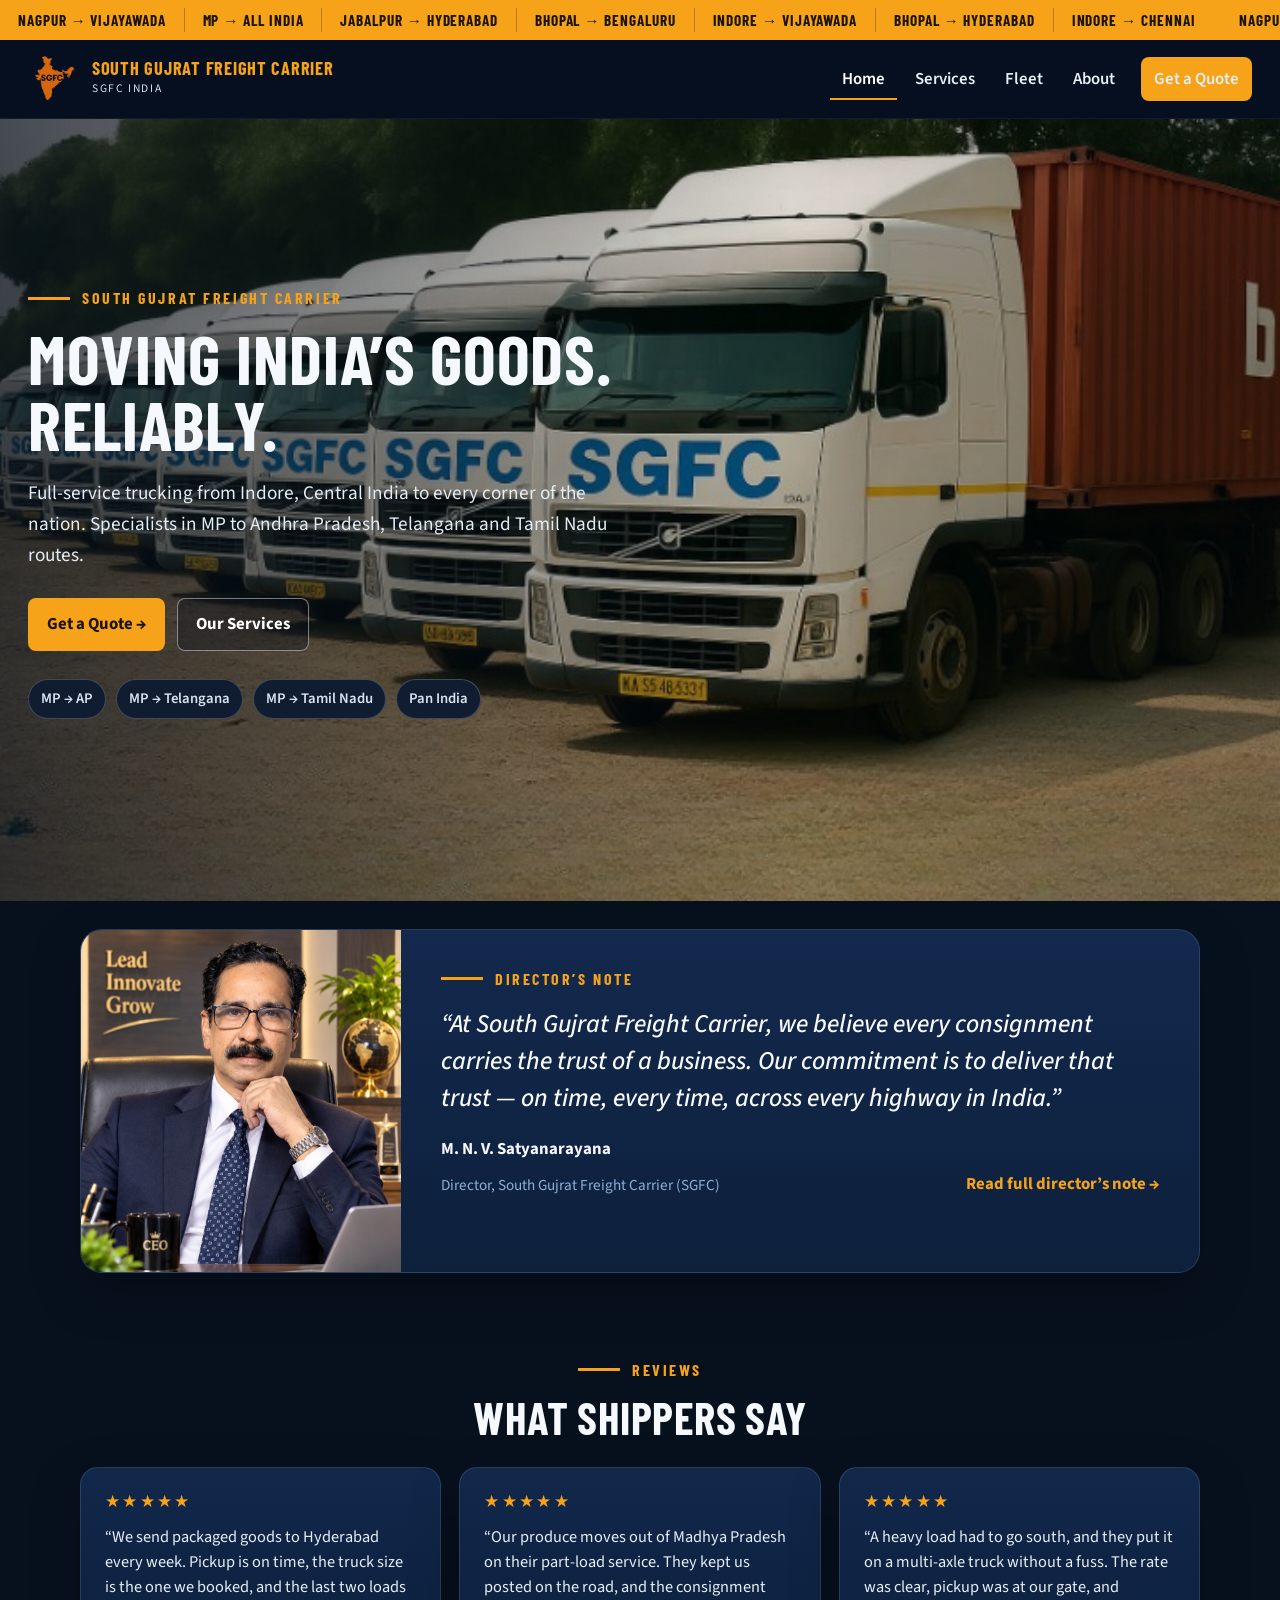
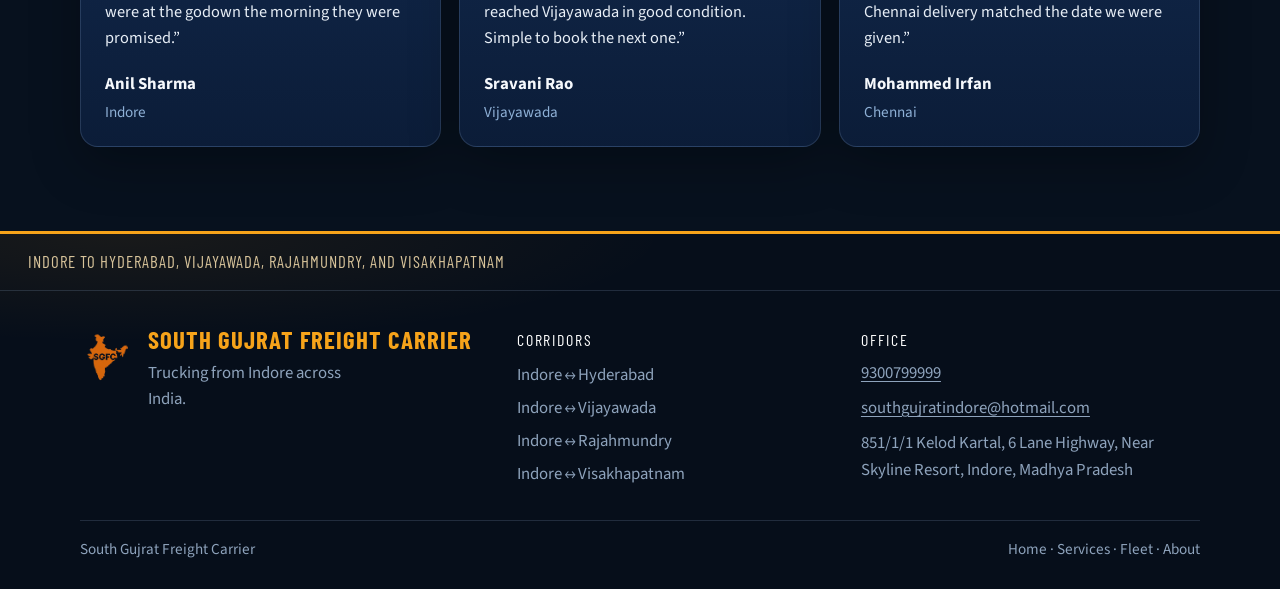
<file: index.html>
<!DOCTYPE html>
<html lang="en">
<head>
  <meta charset="UTF-8">
  <script>document.documentElement.classList.add("js");</script>
  <meta name="viewport" content="width=device-width, initial-scale=1">
  <title>South Gujrat Freight Carrier | Trucking from Indore</title>
  <meta name="description" content="Full-service trucking from Indore, Madhya Pradesh, to all of India, with regular lanes to Andhra Pradesh, Telangana, and Tamil Nadu. SGFC India.">
  <link rel="icon" href="assets/logo.png" type="image/png">
  <link rel="preconnect" href="https://fonts.googleapis.com">
  <link rel="preconnect" href="https://fonts.gstatic.com" crossorigin>
  <link href="https://fonts.googleapis.com/css2?family=Barlow+Condensed:wght@600;700;800&family=Source+Sans+3:ital,wght@0,400;0,500;0,600;0,700;1,500&display=swap" rel="stylesheet">
  <link rel="stylesheet" href="css/styles.css">
</head>
<body>
  <a class="skip" href="#main">Skip to content</a>
  <div class="topbar">
    <div class="ticker">
      <div class="ticker-track">
        <div class="ticker-group">
          <span>Nagpur → Vijayawada</span>
          <span>MP → All India</span>
          <span>Jabalpur → Hyderabad</span>
          <span>Bhopal → Bengaluru</span>
          <span>Indore → Vijayawada</span>
          <span>Bhopal → Hyderabad</span>
          <span>Indore → Chennai</span>
        </div>
        <div class="ticker-group" aria-hidden="true">
          <span>Nagpur → Vijayawada</span>
          <span>MP → All India</span>
          <span>Jabalpur → Hyderabad</span>
          <span>Bhopal → Bengaluru</span>
          <span>Indore → Vijayawada</span>
          <span>Bhopal → Hyderabad</span>
          <span>Indore → Chennai</span>
        </div>
      </div>
    </div>
    <header class="site-header wrap">
      <a class="brand" href="index.html">
        <img class="brand-mark" src="assets/logo.png" alt="">
        <span>
          <span class="brand-name">South Gujrat Freight Carrier</span>
          <span class="brand-sub">SGFC India</span>
        </span>
      </a>
      <button class="nav-toggle" type="button" aria-expanded="false" aria-controls="site-nav">Menu</button>
      <nav class="site-nav" id="site-nav">
        <a href="index.html" class="is-current" aria-current="page">Home</a>
        <a href="services.html">Services</a>
        <a href="fleet.html">Fleet</a>
        <a href="about.html">About</a>
        <a class="btn btn-orange" href="quote.html#quote">Get a Quote</a>
      </nav>
    </header>
  </div>

  <main id="main">
    <section class="hero">
      <div class="hero-bg"></div>
      <div class="hero-art">
        <img src="assets/trucks.png" alt="A line of SGFC trucks">
      </div>
      <div class="wrap hero-copy">
        <p class="eyebrow"><i></i> South Gujrat Freight Carrier</p>
        <h1>Moving India’s goods.<br>Reliably.</h1>
        <p class="lede">Full-service trucking from Indore, Central India to every corner of the nation. Specialists in MP to Andhra Pradesh, Telangana and Tamil Nadu routes.</p>
        <div class="hero-actions">
          <a class="btn btn-orange" href="quote.html#quote">Get a Quote →</a>
          <a class="btn btn-ghost" href="services.html">Our Services</a>
        </div>
        <div class="chips">
          <span class="chip">MP → AP</span>
          <span class="chip">MP → Telangana</span>
          <span class="chip">MP → Tamil Nadu</span>
          <span class="chip">Pan India</span>
        </div>
      </div>
    </section>

    <section class="section">
      <div class="wrap">
        <article class="director-card">
          <img src="assets/director.jpg" alt="M. N. V. Satyanarayana, Director of South Gujrat Freight Carrier">
          <div class="director-copy">
            <p class="eyebrow"><i></i> Director’s note</p>
            <blockquote class="director-quote">“At South Gujrat Freight Carrier, we believe every consignment carries the trust of a business. Our commitment is to deliver that trust — on time, every time, across every highway in India.”</blockquote>
            <div class="director-foot">
              <div>
                <p class="director-name">M. N. V. Satyanarayana</p>
                <p class="director-role">Director, South Gujrat Freight Carrier (SGFC)</p>
              </div>
              <a class="text-link" href="about.html#directors-note">Read full director’s note →</a>
            </div>
          </div>
        </article>
      </div>
    </section>

    <section class="section testimonials" aria-labelledby="reviews-title">
      <div class="wrap">
        <div class="testimonial-head">
          <p class="eyebrow"><i></i> Reviews</p>
          <h2 class="section-title" id="reviews-title">What shippers say</h2>
        </div>
        <div class="testimonial-grid">
          <article class="testimonial">
            <p class="stars" aria-label="5 out of 5 stars"><span aria-hidden="true">★★★★★</span></p>
            <blockquote>“We send packaged goods to Hyderabad every week. Pickup is on time, the truck size is the one we booked, and the last two loads were at the godown the morning they were promised.”</blockquote>
            <p class="testimonial-name">Anil Sharma</p>
            <p class="testimonial-place">Indore</p>
          </article>
          <article class="testimonial">
            <p class="stars" aria-label="5 out of 5 stars"><span aria-hidden="true">★★★★★</span></p>
            <blockquote>“Our produce moves out of Madhya Pradesh on their part-load service. They kept us posted on the road, and the consignment reached Vijayawada in good condition. Simple to book the next one.”</blockquote>
            <p class="testimonial-name">Sravani Rao</p>
            <p class="testimonial-place">Vijayawada</p>
          </article>
          <article class="testimonial">
            <p class="stars" aria-label="5 out of 5 stars"><span aria-hidden="true">★★★★★</span></p>
            <blockquote>“A heavy load had to go south, and they put it on a multi-axle truck without a fuss. The rate was clear, pickup was at our gate, and Chennai delivery matched the date we were given.”</blockquote>
            <p class="testimonial-name">Mohammed Irfan</p>
            <p class="testimonial-place">Chennai</p>
          </article>
        </div>
      </div>
    </section>
  </main>

  <footer class="site-footer">
    <p class="footer-lanes">Indore to Hyderabad, Vijayawada, Rajahmundry, and Visakhapatnam</p>
    <div class="wrap footer-main">
      <div class="footer-brand">
        <img src="assets/logo.png" alt="">
        <div>
          <p class="footer-name">South Gujrat Freight Carrier</p>
          <p class="footer-tagline">Trucking from Indore across India.</p>
        </div>
      </div>
      <div>
        <p class="footer-label">Corridors</p>
        <ul class="footer-routes">
          <li>Indore ↔ Hyderabad</li>
          <li>Indore ↔ Vijayawada</li>
          <li>Indore ↔ Rajahmundry</li>
          <li>Indore ↔ Visakhapatnam</li>
        </ul>
      </div>
      <div class="footer-office">
        <p class="footer-label">Office</p>
        <p><a href="tel:9300799999">9300799999</a></p>
        <p><a href="mailto:southgujratindore@hotmail.com">southgujratindore@hotmail.com</a></p>
        <p>851/1/1 Kelod Kartal, 6 Lane Highway, Near Skyline Resort, Indore, Madhya Pradesh</p>
      </div>
    </div>
    <div class="wrap footer-base">
      <p>South Gujrat Freight Carrier</p>
      <p class="footer-index"><a href="index.html">Home</a> · <a href="services.html">Services</a> · <a href="fleet.html">Fleet</a> · <a href="about.html">About</a></p>
    </div>
  </footer>
  <script src="js/main.js"></script>
</body>
</html>
</file>
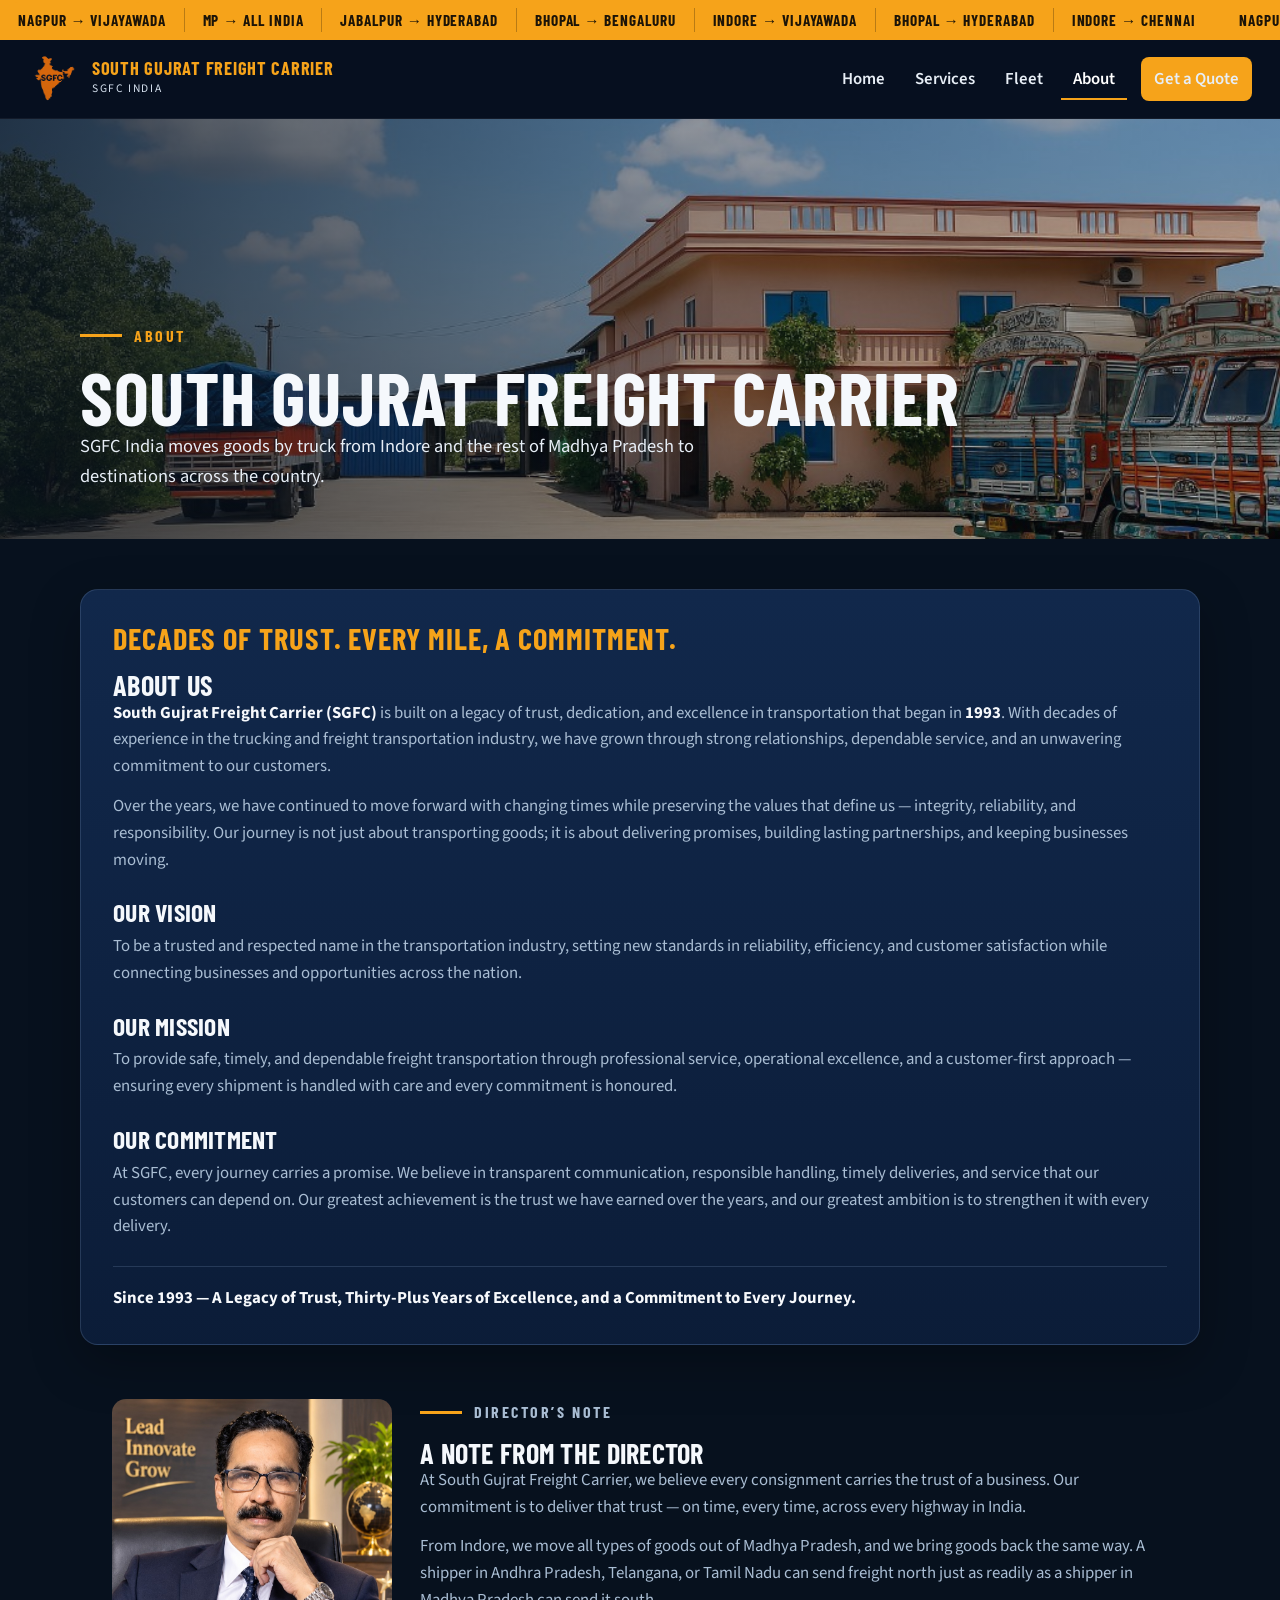
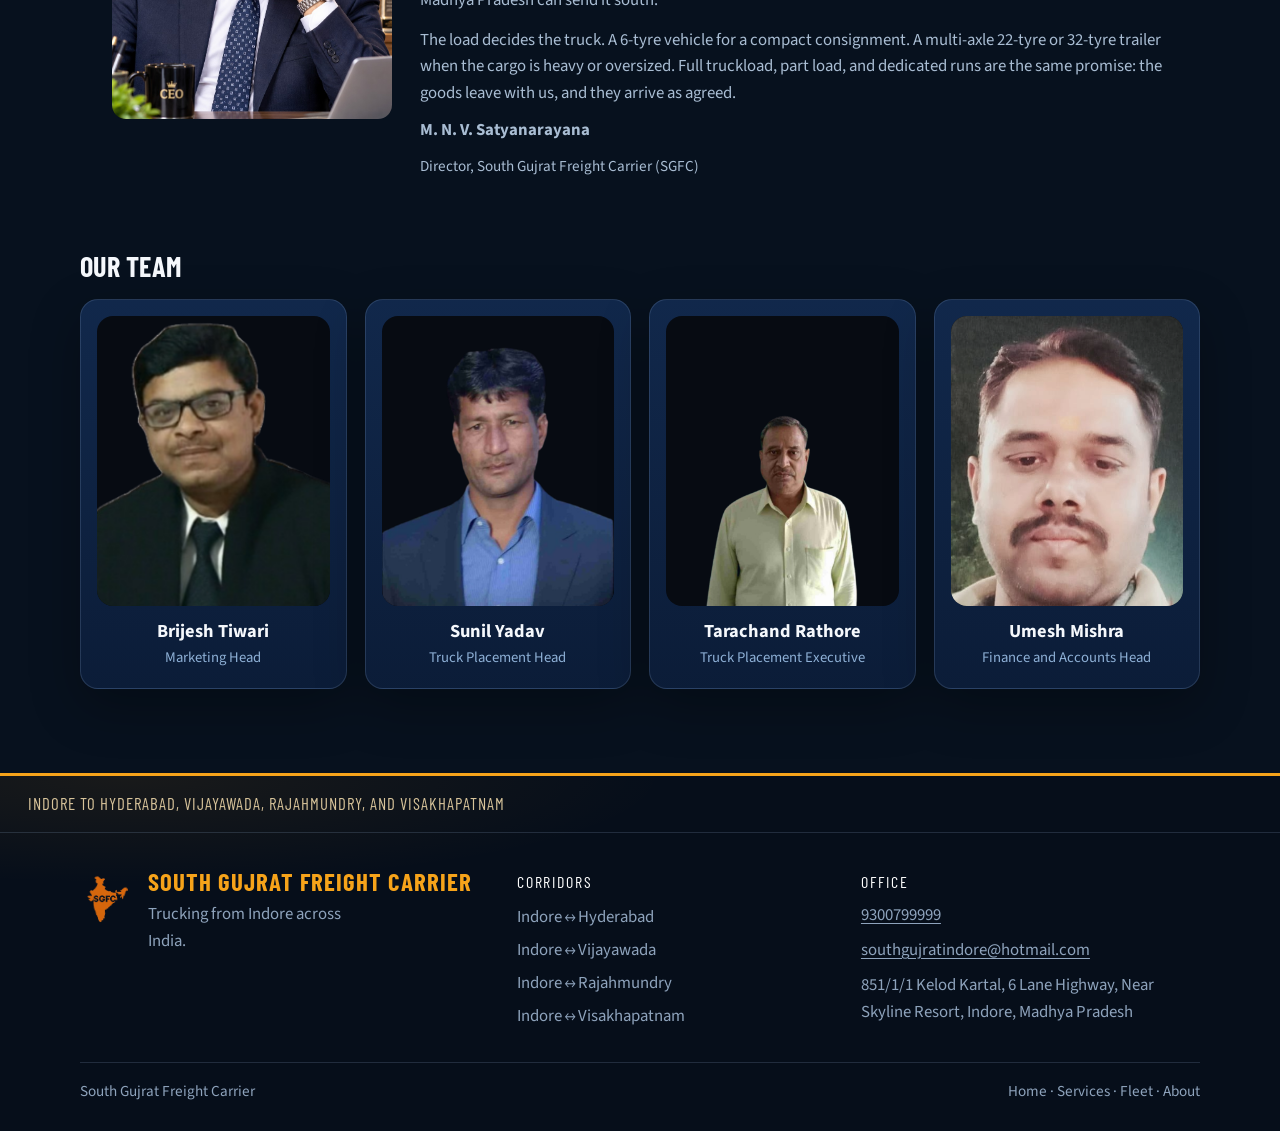
<file: about.html>
<!DOCTYPE html>
<html lang="en">
<head>
  <meta charset="UTF-8">
  <script>document.documentElement.classList.add("js");</script>
  <meta name="viewport" content="width=device-width, initial-scale=1">
  <title>About | South Gujrat Freight Carrier</title>
  <meta name="description" content="South Gujrat Freight Carrier, trusted in trucking since 1993. Our vision, mission, and the SGFC India team in Indore.">
  <link rel="icon" href="assets/logo.png" type="image/png">
  <link rel="preconnect" href="https://fonts.googleapis.com">
  <link rel="preconnect" href="https://fonts.gstatic.com" crossorigin>
  <link href="https://fonts.googleapis.com/css2?family=Barlow+Condensed:wght@600;700;800&family=Source+Sans+3:ital,wght@0,400;0,500;0,600;0,700;1,500&display=swap" rel="stylesheet">
  <link rel="stylesheet" href="css/styles.css">
</head>
<body>
  <a class="skip" href="#main">Skip to content</a>
  <div class="topbar">
    <div class="ticker">
      <div class="ticker-track">
        <div class="ticker-group">
          <span>Nagpur → Vijayawada</span>
          <span>MP → All India</span>
          <span>Jabalpur → Hyderabad</span>
          <span>Bhopal → Bengaluru</span>
          <span>Indore → Vijayawada</span>
          <span>Bhopal → Hyderabad</span>
          <span>Indore → Chennai</span>
        </div>
        <div class="ticker-group" aria-hidden="true">
          <span>Nagpur → Vijayawada</span>
          <span>MP → All India</span>
          <span>Jabalpur → Hyderabad</span>
          <span>Bhopal → Bengaluru</span>
          <span>Indore → Vijayawada</span>
          <span>Bhopal → Hyderabad</span>
          <span>Indore → Chennai</span>
        </div>
      </div>
    </div>
    <header class="site-header wrap">
      <a class="brand" href="index.html">
        <img class="brand-mark" src="assets/logo.png" alt="">
        <span>
          <span class="brand-name">South Gujrat Freight Carrier</span>
          <span class="brand-sub">SGFC India</span>
        </span>
      </a>
      <button class="nav-toggle" type="button" aria-expanded="false" aria-controls="site-nav">Menu</button>
      <nav class="site-nav" id="site-nav">
        <a href="index.html">Home</a>
        <a href="services.html">Services</a>
        <a href="fleet.html">Fleet</a>
        <a href="about.html" class="is-current" aria-current="page">About</a>
        <a class="btn btn-orange" href="quote.html#quote">Get a Quote</a>
      </nav>
    </header>
  </div>

  <main id="main">
    <header class="page-banner banner-about">
      <div class="wrap">
        <p class="eyebrow"><i></i> About</p>
        <h1>South Gujrat Freight Carrier</h1>
        <p class="lede">SGFC India moves goods by truck from Indore and the rest of Madhya Pradesh to destinations across the country.</p>
      </div>
    </header>

    <section class="section">
      <div class="wrap">
        <article class="story-card">
          <p class="about-tagline">Decades of Trust. Every Mile, A Commitment.</p>
          <h2 class="block-title">About us</h2>
          <p><strong>South Gujrat Freight Carrier (SGFC)</strong> is built on a legacy of trust, dedication, and excellence in transportation that began in <strong>1993</strong>. With decades of experience in the trucking and freight transportation industry, we have grown through strong relationships, dependable service, and an unwavering commitment to our customers.</p>
          <p>Over the years, we have continued to move forward with changing times while preserving the values that define us — integrity, reliability, and responsibility. Our journey is not just about transporting goods; it is about delivering promises, building lasting partnerships, and keeping businesses moving.</p>
          <h3 class="about-subhead">Our vision</h3>
          <p>To be a trusted and respected name in the transportation industry, setting new standards in reliability, efficiency, and customer satisfaction while connecting businesses and opportunities across the nation.</p>
          <h3 class="about-subhead">Our mission</h3>
          <p>To provide safe, timely, and dependable freight transportation through professional service, operational excellence, and a customer-first approach — ensuring every shipment is handled with care and every commitment is honoured.</p>
          <h3 class="about-subhead">Our commitment</h3>
          <p>At SGFC, every journey carries a promise. We believe in transparent communication, responsible handling, timely deliveries, and service that our customers can depend on. Our greatest achievement is the trust we have earned over the years, and our greatest ambition is to strengthen it with every delivery.</p>
          <p class="about-legacy"><strong>Since 1993 — A Legacy of Trust, Thirty-Plus Years of Excellence, and a Commitment to Every Journey.</strong></p>
        </article>

        <article class="note" id="directors-note">
          <div class="note-layout">
            <img src="assets/director.jpg" alt="M. N. V. Satyanarayana, Director of South Gujrat Freight Carrier">
            <div>
              <p class="eyebrow"><i></i> Director’s note</p>
              <h2 class="block-title">A note from the director</h2>
              <p>At South Gujrat Freight Carrier, we believe every consignment carries the trust of a business. Our commitment is to deliver that trust — on time, every time, across every highway in India.</p>
              <p>From Indore, we move all types of goods out of Madhya Pradesh, and we bring goods back the same way. A shipper in Andhra Pradesh, Telangana, or Tamil Nadu can send freight north just as readily as a shipper in Madhya Pradesh can send it south.</p>
              <p>The load decides the truck. A 6-tyre vehicle for a compact consignment. A multi-axle 22-tyre or 32-tyre trailer when the cargo is heavy or oversized. Full truckload, part load, and dedicated runs are the same promise: the goods leave with us, and they arrive as agreed.</p>
              <p class="director-name">M. N. V. Satyanarayana</p>
              <p class="director-role">Director, South Gujrat Freight Carrier (SGFC)</p>
            </div>
          </div>
        </article>

        <h2 class="block-title team-title">Our team</h2>
        <div class="team-grid">
          <article class="person">
            <div class="portrait">
              <img src="assets/brijesh-tiwari.png" alt="Brijesh Tiwari">
            </div>
            <h3>Brijesh Tiwari</h3>
            <p class="person-role">Marketing Head</p>
          </article>
          <article class="person">
            <div class="portrait">
              <img src="assets/sunil-yadav.png" alt="Sunil Yadav">
            </div>
            <h3>Sunil Yadav</h3>
            <p class="person-role">Truck Placement Head</p>
          </article>
          <article class="person">
            <div class="portrait">
              <img src="assets/tarachand-rathore.png" alt="Tarachand Rathore">
            </div>
            <h3>Tarachand Rathore</h3>
            <p class="person-role">Truck Placement Executive</p>
          </article>
          <article class="person">
            <div class="portrait portrait-photo">
              <img src="assets/umesh-mishra.png" alt="Umesh Mishra">
            </div>
            <h3>Umesh Mishra</h3>
            <p class="person-role">Finance and Accounts Head</p>
          </article>
        </div>
      </div>
    </section>
  </main>

  <footer class="site-footer">
    <p class="footer-lanes">Indore to Hyderabad, Vijayawada, Rajahmundry, and Visakhapatnam</p>
    <div class="wrap footer-main">
      <div class="footer-brand">
        <img src="assets/logo.png" alt="">
        <div>
          <p class="footer-name">South Gujrat Freight Carrier</p>
          <p class="footer-tagline">Trucking from Indore across India.</p>
        </div>
      </div>
      <div>
        <p class="footer-label">Corridors</p>
        <ul class="footer-routes">
          <li>Indore ↔ Hyderabad</li>
          <li>Indore ↔ Vijayawada</li>
          <li>Indore ↔ Rajahmundry</li>
          <li>Indore ↔ Visakhapatnam</li>
        </ul>
      </div>
      <div class="footer-office">
        <p class="footer-label">Office</p>
        <p><a href="tel:9300799999">9300799999</a></p>
        <p><a href="mailto:southgujratindore@hotmail.com">southgujratindore@hotmail.com</a></p>
        <p>851/1/1 Kelod Kartal, 6 Lane Highway, Near Skyline Resort, Indore, Madhya Pradesh</p>
      </div>
    </div>
    <div class="wrap footer-base">
      <p>South Gujrat Freight Carrier</p>
      <p class="footer-index"><a href="index.html">Home</a> · <a href="services.html">Services</a> · <a href="fleet.html">Fleet</a> · <a href="about.html">About</a></p>
    </div>
  </footer>
  <script src="js/main.js"></script>
</body>
</html>
</file>
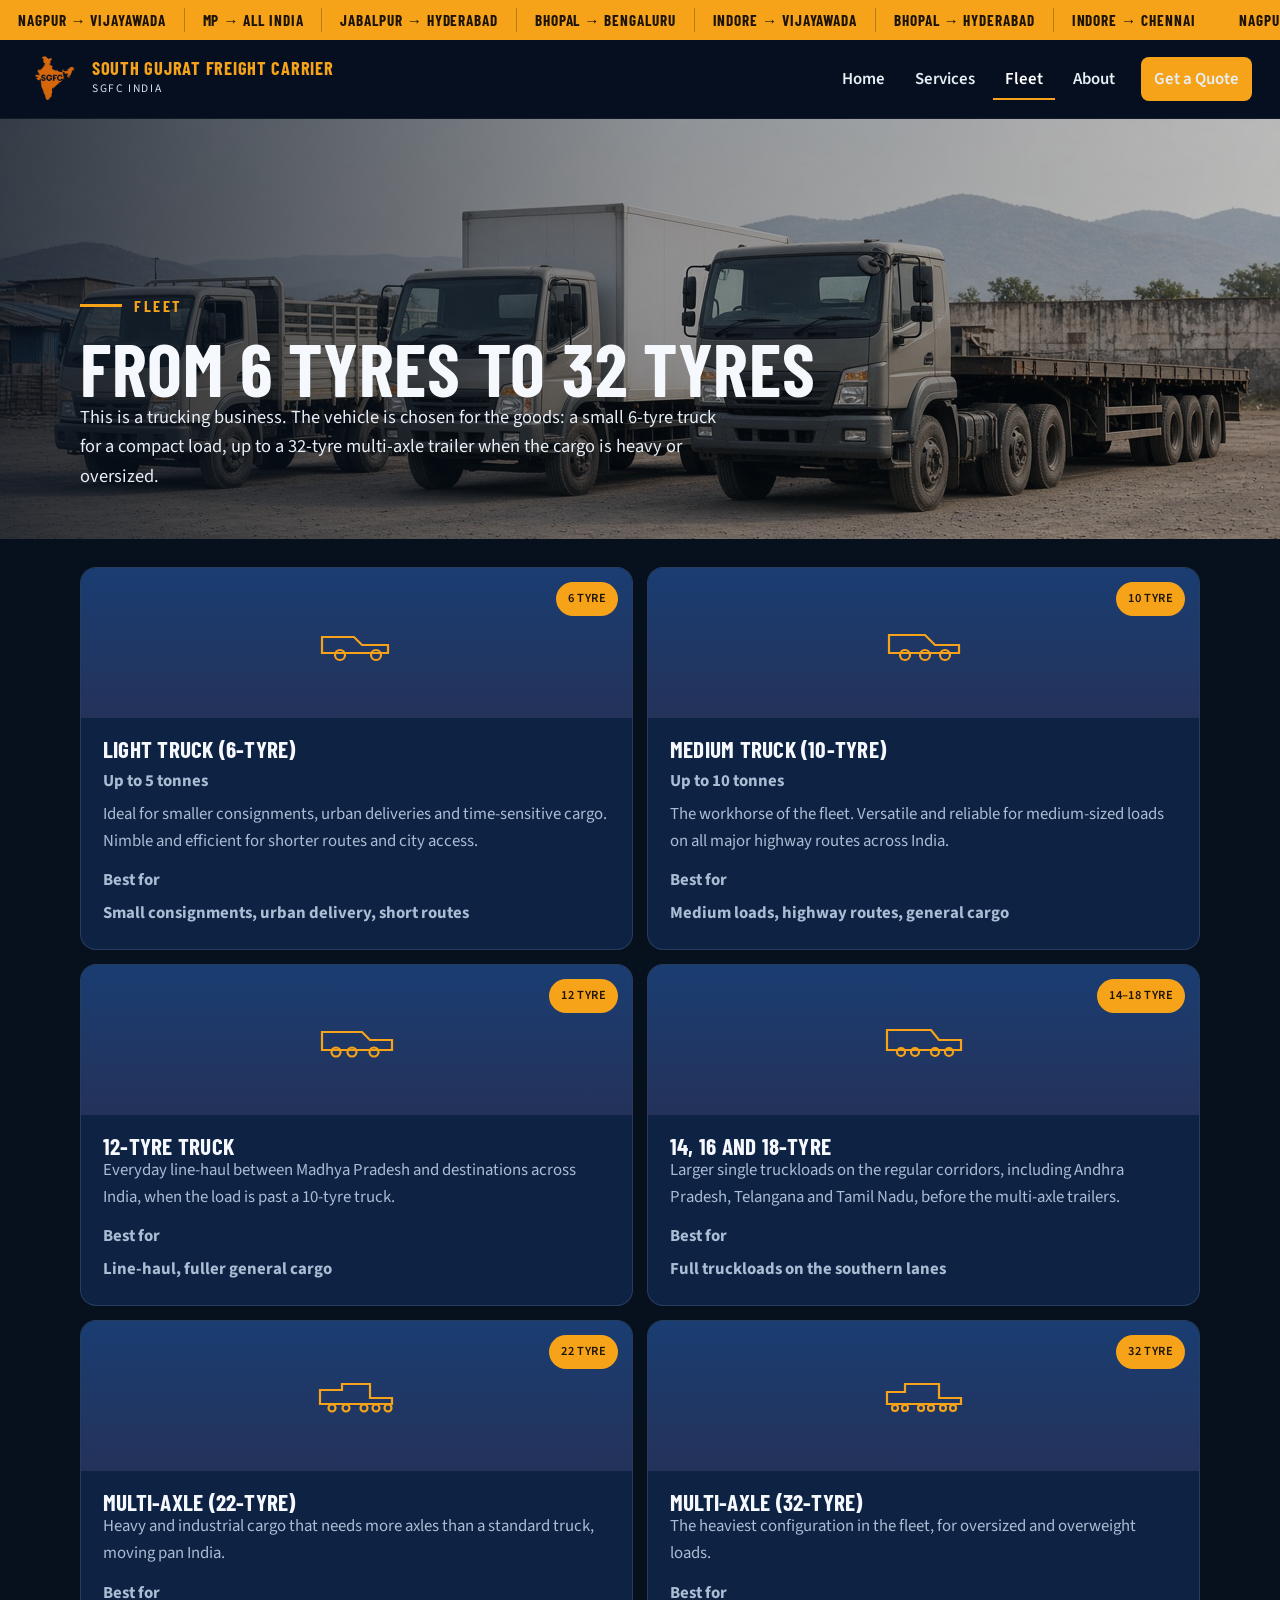
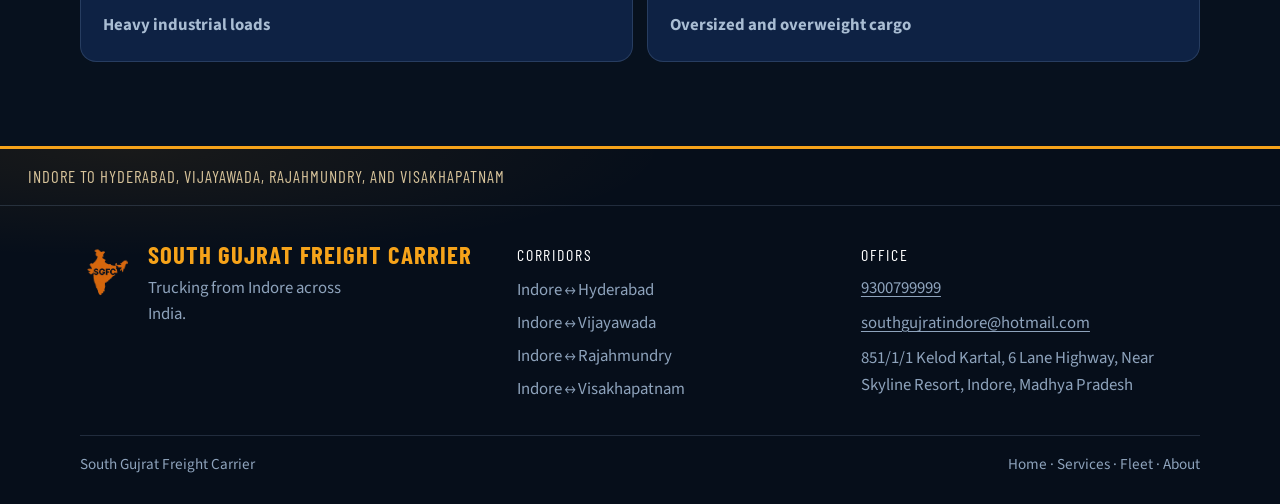
<file: fleet.html>
<!DOCTYPE html>
<html lang="en">
<head>
  <meta charset="UTF-8">
  <script>document.documentElement.classList.add("js");</script>
  <meta name="viewport" content="width=device-width, initial-scale=1">
  <title>Fleet | South Gujrat Freight Carrier</title>
  <meta name="description" content="Trucks from 6-tyre vehicles to 32-tyre multi-axle trailers for goods moving out of Madhya Pradesh.">
  <link rel="icon" href="assets/logo.png" type="image/png">
  <link rel="preconnect" href="https://fonts.googleapis.com">
  <link rel="preconnect" href="https://fonts.gstatic.com" crossorigin>
  <link href="https://fonts.googleapis.com/css2?family=Barlow+Condensed:wght@600;700;800&family=Source+Sans+3:ital,wght@0,400;0,500;0,600;0,700;1,500&display=swap" rel="stylesheet">
  <link rel="stylesheet" href="css/styles.css">
</head>
<body>
  <a class="skip" href="#main">Skip to content</a>
  <div class="topbar">
    <div class="ticker">
      <div class="ticker-track">
        <div class="ticker-group">
          <span>Nagpur → Vijayawada</span>
          <span>MP → All India</span>
          <span>Jabalpur → Hyderabad</span>
          <span>Bhopal → Bengaluru</span>
          <span>Indore → Vijayawada</span>
          <span>Bhopal → Hyderabad</span>
          <span>Indore → Chennai</span>
        </div>
        <div class="ticker-group" aria-hidden="true">
          <span>Nagpur → Vijayawada</span>
          <span>MP → All India</span>
          <span>Jabalpur → Hyderabad</span>
          <span>Bhopal → Bengaluru</span>
          <span>Indore → Vijayawada</span>
          <span>Bhopal → Hyderabad</span>
          <span>Indore → Chennai</span>
        </div>
      </div>
    </div>
    <header class="site-header wrap">
      <a class="brand" href="index.html">
        <img class="brand-mark" src="assets/logo.png" alt="">
        <span>
          <span class="brand-name">South Gujrat Freight Carrier</span>
          <span class="brand-sub">SGFC India</span>
        </span>
      </a>
      <button class="nav-toggle" type="button" aria-expanded="false" aria-controls="site-nav">Menu</button>
      <nav class="site-nav" id="site-nav">
        <a href="index.html">Home</a>
        <a href="services.html">Services</a>
        <a href="fleet.html" class="is-current" aria-current="page">Fleet</a>
        <a href="about.html">About</a>
        <a class="btn btn-orange" href="quote.html#quote">Get a Quote</a>
      </nav>
    </header>
  </div>

  <main id="main">
    <header class="page-banner banner-fleet">
      <div class="wrap">
        <p class="eyebrow"><i></i> Fleet</p>
        <h1>From 6 tyres to 32 tyres</h1>
        <p class="lede">This is a trucking business. The vehicle is chosen for the goods: a small 6-tyre truck for a compact load, up to a 32-tyre multi-axle trailer when the cargo is heavy or oversized.</p>
      </div>
    </header>
    <section class="section">
      <div class="wrap spec-grid">
        <article class="spec-card">
          <div class="spec-visual"><span class="pill">6 Tyre</span><svg width="78" height="48" viewBox="0 0 78 48" fill="none" stroke="currentColor" stroke-width="2.2" aria-hidden="true"><path d="M4 34 V18 h32 l8 8 h26 v8 H4z"/><circle cx="22" cy="36" r="5"/><circle cx="58" cy="36" r="5"/></svg></div>
          <div class="spec-body">
            <h2>Light truck (6-tyre)</h2>
            <p class="spec-cap">Up to 5 tonnes</p>
            <p>Ideal for smaller consignments, urban deliveries and time-sensitive cargo. Nimble and efficient for shorter routes and city access.</p>
            <p class="spec-label">Best for</p>
            <p class="spec-best">Small consignments, urban delivery, short routes</p>
          </div>
        </article>
        <article class="spec-card">
          <div class="spec-visual"><span class="pill">10 Tyre</span><svg width="78" height="48" viewBox="0 0 78 48" fill="none" stroke="currentColor" stroke-width="2.2" aria-hidden="true"><path d="M4 34 V16 h36 l10 10 h24 v8 H4z"/><circle cx="20" cy="36" r="5"/><circle cx="40" cy="36" r="5"/><circle cx="60" cy="36" r="5"/></svg></div>
          <div class="spec-body">
            <h2>Medium truck (10-tyre)</h2>
            <p class="spec-cap">Up to 10 tonnes</p>
            <p>The workhorse of the fleet. Versatile and reliable for medium-sized loads on all major highway routes across India.</p>
            <p class="spec-label">Best for</p>
            <p class="spec-best">Medium loads, highway routes, general cargo</p>
          </div>
        </article>
        <article class="spec-card">
          <div class="spec-visual"><span class="pill">12 Tyre</span><svg width="78" height="48" viewBox="0 0 78 48" fill="none" stroke="currentColor" stroke-width="2.2" aria-hidden="true"><path d="M4 34 V16 h40 l8 8 h22 v10 H4z"/><circle cx="18" cy="36" r="4.5"/><circle cx="34" cy="36" r="4.5"/><circle cx="56" cy="36" r="4.5"/></svg></div>
          <div class="spec-body">
            <h2>12-tyre truck</h2>
            <p>Everyday line-haul between Madhya Pradesh and destinations across India, when the load is past a 10-tyre truck.</p>
            <p class="spec-label">Best for</p>
            <p class="spec-best">Line-haul, fuller general cargo</p>
          </div>
        </article>
        <article class="spec-card">
          <div class="spec-visual"><span class="pill">14–18 Tyre</span><svg width="78" height="48" viewBox="0 0 78 48" fill="none" stroke="currentColor" stroke-width="2.2" aria-hidden="true"><path d="M2 34 V14 h44 l8 10 h22 v10 H2z"/><circle cx="16" cy="36" r="4"/><circle cx="30" cy="36" r="4"/><circle cx="50" cy="36" r="4"/><circle cx="64" cy="36" r="4"/></svg></div>
          <div class="spec-body">
            <h2>14, 16 and 18-tyre</h2>
            <p>Larger single truckloads on the regular corridors, including Andhra Pradesh, Telangana and Tamil Nadu, before the multi-axle trailers.</p>
            <p class="spec-label">Best for</p>
            <p class="spec-best">Full truckloads on the southern lanes</p>
          </div>
        </article>
        <article class="spec-card">
          <div class="spec-visual"><span class="pill">22 Tyre</span><svg width="78" height="48" viewBox="0 0 78 48" fill="none" stroke="currentColor" stroke-width="2.2" aria-hidden="true"><path d="M2 32 V18 h22 v-6 h28 v14 h22 v6 H2z"/><circle cx="14" cy="36" r="3.5"/><circle cx="28" cy="36" r="3.5"/><circle cx="46" cy="36" r="3.5"/><circle cx="58" cy="36" r="3.5"/><circle cx="70" cy="36" r="3.5"/></svg></div>
          <div class="spec-body">
            <h2>Multi-axle (22-tyre)</h2>
            <p>Heavy and industrial cargo that needs more axles than a standard truck, moving pan India.</p>
            <p class="spec-label">Best for</p>
            <p class="spec-best">Heavy industrial loads</p>
          </div>
        </article>
        <article class="spec-card">
          <div class="spec-visual"><span class="pill">32 Tyre</span><svg width="78" height="48" viewBox="0 0 78 48" fill="none" stroke="currentColor" stroke-width="2.2" aria-hidden="true"><path d="M2 32 V20 h18 V12 h34 v14 h22 v6 H2z"/><circle cx="10" cy="36" r="3"/><circle cx="20" cy="36" r="3"/><circle cx="36" cy="36" r="3"/><circle cx="46" cy="36" r="3"/><circle cx="58" cy="36" r="3"/><circle cx="68" cy="36" r="3"/></svg></div>
          <div class="spec-body">
            <h2>Multi-axle (32-tyre)</h2>
            <p>The heaviest configuration in the fleet, for oversized and overweight loads.</p>
            <p class="spec-label">Best for</p>
            <p class="spec-best">Oversized and overweight cargo</p>
          </div>
        </article>
      </div>
    </section>
  </main>

  <footer class="site-footer">
    <p class="footer-lanes">Indore to Hyderabad, Vijayawada, Rajahmundry, and Visakhapatnam</p>
    <div class="wrap footer-main">
      <div class="footer-brand">
        <img src="assets/logo.png" alt="">
        <div>
          <p class="footer-name">South Gujrat Freight Carrier</p>
          <p class="footer-tagline">Trucking from Indore across India.</p>
        </div>
      </div>
      <div>
        <p class="footer-label">Corridors</p>
        <ul class="footer-routes">
          <li>Indore ↔ Hyderabad</li>
          <li>Indore ↔ Vijayawada</li>
          <li>Indore ↔ Rajahmundry</li>
          <li>Indore ↔ Visakhapatnam</li>
        </ul>
      </div>
      <div class="footer-office">
        <p class="footer-label">Office</p>
        <p><a href="tel:9300799999">9300799999</a></p>
        <p><a href="mailto:southgujratindore@hotmail.com">southgujratindore@hotmail.com</a></p>
        <p>851/1/1 Kelod Kartal, 6 Lane Highway, Near Skyline Resort, Indore, Madhya Pradesh</p>
      </div>
    </div>
    <div class="wrap footer-base">
      <p>South Gujrat Freight Carrier</p>
      <p class="footer-index"><a href="index.html">Home</a> · <a href="services.html">Services</a> · <a href="fleet.html">Fleet</a> · <a href="about.html">About</a></p>
    </div>
  </footer>
  <script src="js/main.js"></script>
</body>
</html>
</file>
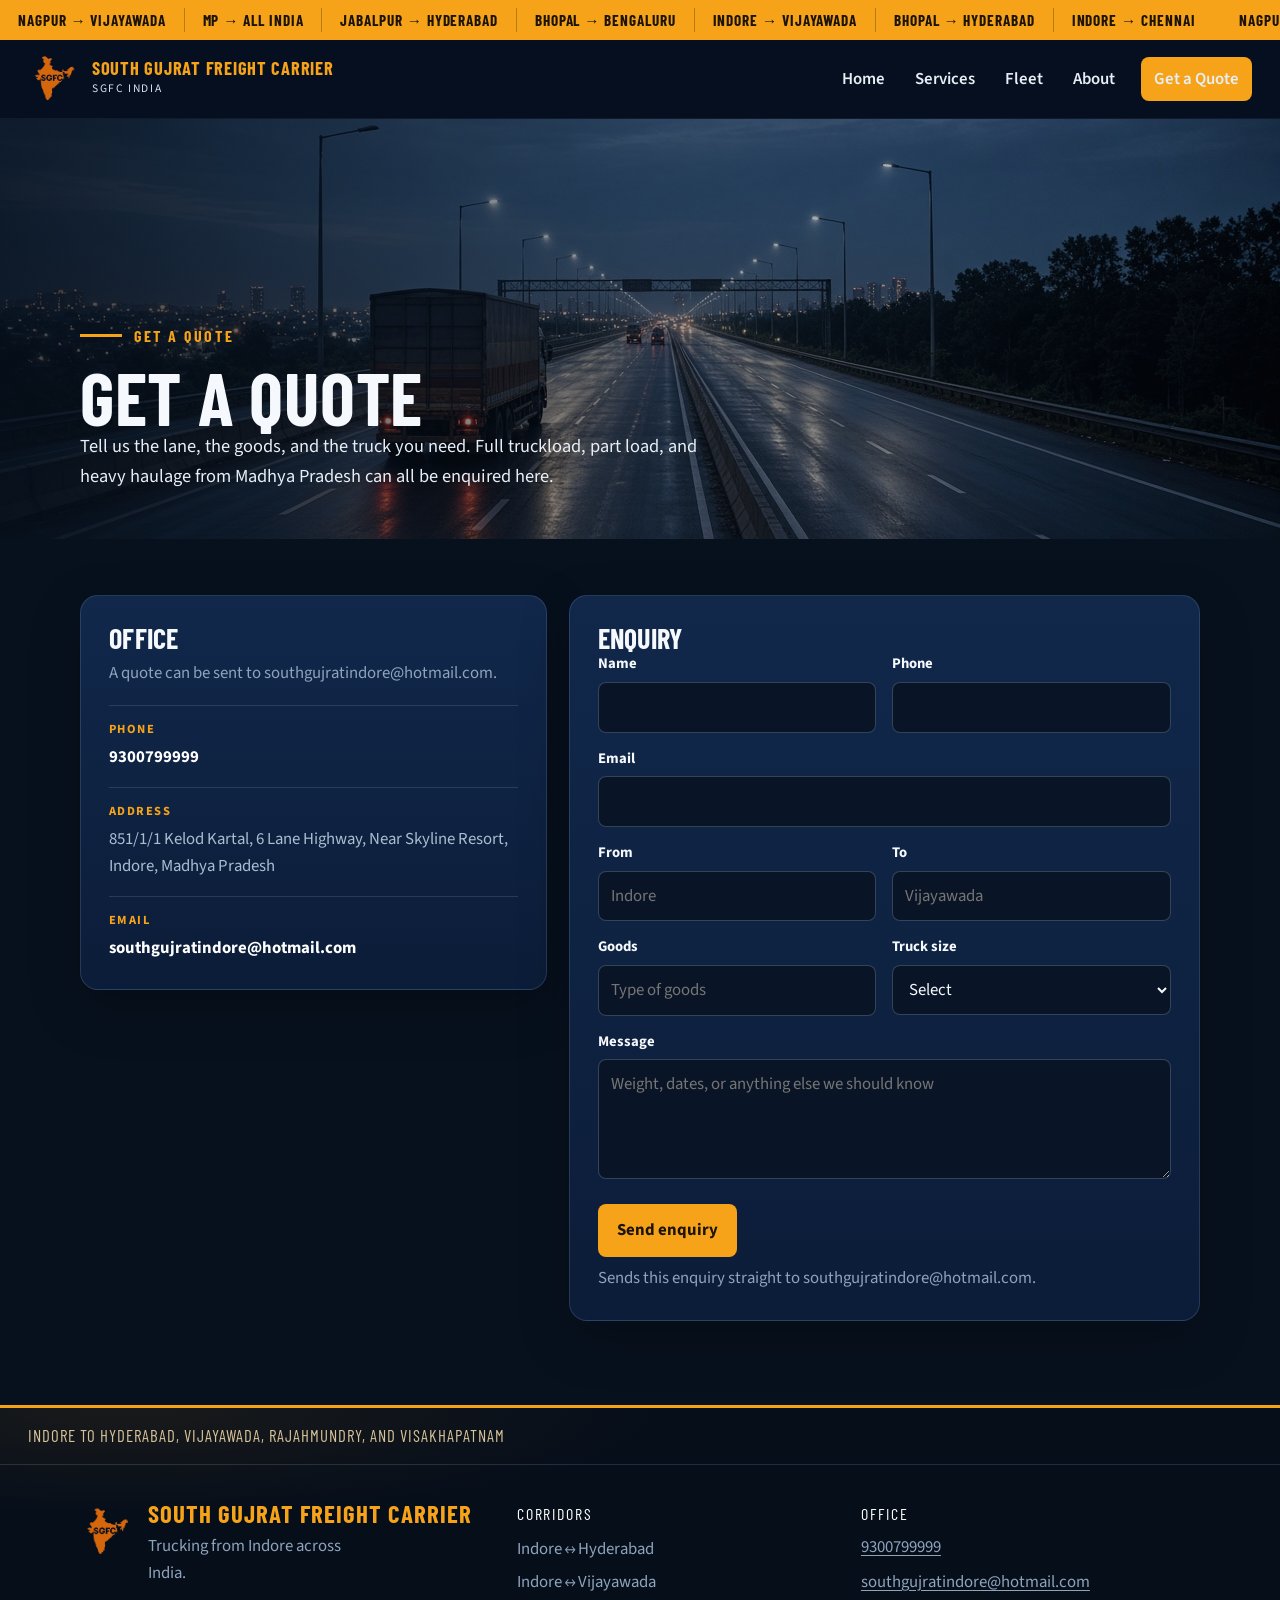
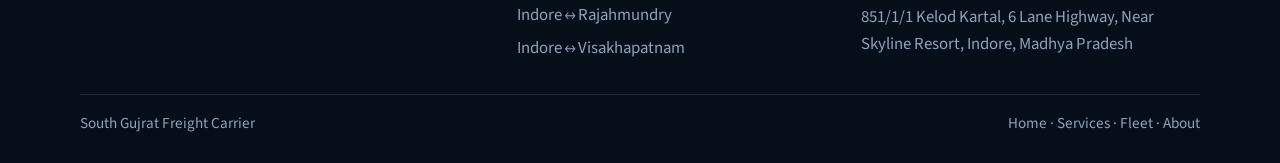
<file: quote.html>
<!DOCTYPE html>
<html lang="en">
<head>
  <meta charset="UTF-8">
  <script>document.documentElement.classList.add("js");</script>
  <meta name="viewport" content="width=device-width, initial-scale=1">
  <title>Get a Quote | South Gujrat Freight Carrier</title>
  <meta name="description" content="Send a transport quote to South Gujrat Freight Carrier at southgujratindore@hotmail.com.">
  <link rel="icon" href="assets/logo.png" type="image/png">
  <link rel="preconnect" href="https://fonts.googleapis.com">
  <link rel="preconnect" href="https://fonts.gstatic.com" crossorigin>
  <link href="https://fonts.googleapis.com/css2?family=Barlow+Condensed:wght@600;700;800&family=Source+Sans+3:ital,wght@0,400;0,500;0,600;0,700;1,500&display=swap" rel="stylesheet">
  <link rel="stylesheet" href="css/styles.css">
</head>
<body>
  <a class="skip" href="#main">Skip to content</a>
  <div class="topbar">
    <div class="ticker">
      <div class="ticker-track">
        <div class="ticker-group">
          <span>Nagpur → Vijayawada</span>
          <span>MP → All India</span>
          <span>Jabalpur → Hyderabad</span>
          <span>Bhopal → Bengaluru</span>
          <span>Indore → Vijayawada</span>
          <span>Bhopal → Hyderabad</span>
          <span>Indore → Chennai</span>
        </div>
        <div class="ticker-group" aria-hidden="true">
          <span>Nagpur → Vijayawada</span>
          <span>MP → All India</span>
          <span>Jabalpur → Hyderabad</span>
          <span>Bhopal → Bengaluru</span>
          <span>Indore → Vijayawada</span>
          <span>Bhopal → Hyderabad</span>
          <span>Indore → Chennai</span>
        </div>
      </div>
    </div>
    <header class="site-header wrap">
      <a class="brand" href="index.html">
        <img class="brand-mark" src="assets/logo.png" alt="">
        <span>
          <span class="brand-name">South Gujrat Freight Carrier</span>
          <span class="brand-sub">SGFC India</span>
        </span>
      </a>
      <button class="nav-toggle" type="button" aria-expanded="false" aria-controls="site-nav">Menu</button>
      <nav class="site-nav" id="site-nav">
        <a href="index.html">Home</a>
        <a href="services.html">Services</a>
        <a href="fleet.html">Fleet</a>
        <a href="about.html">About</a>
        <a class="btn btn-orange" href="quote.html#quote">Get a Quote</a>
      </nav>
    </header>
  </div>

  <main id="main">
    <header class="page-banner banner-contact">
      <div class="wrap">
        <p class="eyebrow"><i></i> Get a quote</p>
        <h1>Get a quote</h1>
        <p class="lede">Tell us the lane, the goods, and the truck you need. Full truckload, part load, and heavy haulage from Madhya Pradesh can all be enquired here.</p>
      </div>
    </header>
    <section class="section">
      <div class="wrap contact-layout">
        <aside class="office-card">
          <h2 class="block-title">Office</h2>
          <p class="blank-note">A quote can be sent to southgujratindore@hotmail.com.</p>
          <dl class="office-list">
            <div>
              <dt>Phone</dt>
              <dd><a href="tel:9300799999">9300799999</a></dd>
            </div>
            <div>
              <dt>Address</dt>
              <dd>851/1/1 Kelod Kartal, 6 Lane Highway, Near Skyline Resort, Indore, Madhya Pradesh</dd>
            </div>
            <div>
              <dt>Email</dt>
              <dd><a href="mailto:southgujratindore@hotmail.com">southgujratindore@hotmail.com</a></dd>
            </div>
          </dl>
        </aside>
        <form class="form-card" id="quote">
          <h2 class="block-title">Enquiry</h2>
          <div class="fields">
            <div>
              <label for="name">Name</label>
              <input id="name" name="name" type="text" required autocomplete="name">
            </div>
            <div>
              <label for="phone">Phone</label>
              <input id="phone" name="phone" type="tel" required autocomplete="tel">
            </div>
            <div class="field-wide">
              <label for="email">Email</label>
              <input id="email" name="email" type="email" required autocomplete="email">
            </div>
            <div>
              <label for="from">From</label>
              <input id="from" name="from" type="text" required placeholder="Indore">
            </div>
            <div>
              <label for="to">To</label>
              <input id="to" name="to" type="text" required placeholder="Vijayawada">
            </div>
            <div>
              <label for="goods">Goods</label>
              <input id="goods" name="goods" type="text" required placeholder="Type of goods">
            </div>
            <div>
              <label for="truck">Truck size</label>
              <select id="truck" name="truck" required>
                <option value="">Select</option>
                <option>6 tyre</option>
                <option>10 tyre</option>
                <option>12 tyre</option>
                <option>14 tyre</option>
                <option>16 tyre</option>
                <option>18 tyre</option>
                <option>22 tyre</option>
                <option>32 tyre</option>
                <option>Not sure</option>
              </select>
            </div>
            <div class="field-wide">
              <label for="message">Message</label>
              <textarea id="message" name="message" placeholder="Weight, dates, or anything else we should know"></textarea>
            </div>
          </div>
          <input class="honey" type="text" name="_honey" tabindex="-1" autocomplete="off" aria-hidden="true">
          <div class="form-actions">
            <button class="btn btn-orange" type="submit">Send enquiry</button>
            <p class="blank-note">Sends this enquiry straight to southgujratindore@hotmail.com.</p>
          </div>
          <div class="form-result" id="form-result" hidden></div>
        </form>
      </div>
    </section>
  </main>

  <footer class="site-footer">
    <p class="footer-lanes">Indore to Hyderabad, Vijayawada, Rajahmundry, and Visakhapatnam</p>
    <div class="wrap footer-main">
      <div class="footer-brand">
        <img src="assets/logo.png" alt="">
        <div>
          <p class="footer-name">South Gujrat Freight Carrier</p>
          <p class="footer-tagline">Trucking from Indore across India.</p>
        </div>
      </div>
      <div>
        <p class="footer-label">Corridors</p>
        <ul class="footer-routes">
          <li>Indore ↔ Hyderabad</li>
          <li>Indore ↔ Vijayawada</li>
          <li>Indore ↔ Rajahmundry</li>
          <li>Indore ↔ Visakhapatnam</li>
        </ul>
      </div>
      <div class="footer-office">
        <p class="footer-label">Office</p>
        <p><a href="tel:9300799999">9300799999</a></p>
        <p><a href="mailto:southgujratindore@hotmail.com">southgujratindore@hotmail.com</a></p>
        <p>851/1/1 Kelod Kartal, 6 Lane Highway, Near Skyline Resort, Indore, Madhya Pradesh</p>
      </div>
    </div>
    <div class="wrap footer-base">
      <p>South Gujrat Freight Carrier</p>
      <p class="footer-index"><a href="index.html">Home</a> · <a href="services.html">Services</a> · <a href="fleet.html">Fleet</a> · <a href="about.html">About</a></p>
    </div>
  </footer>
  <script src="js/main.js"></script>
</body>
</html>
</file>
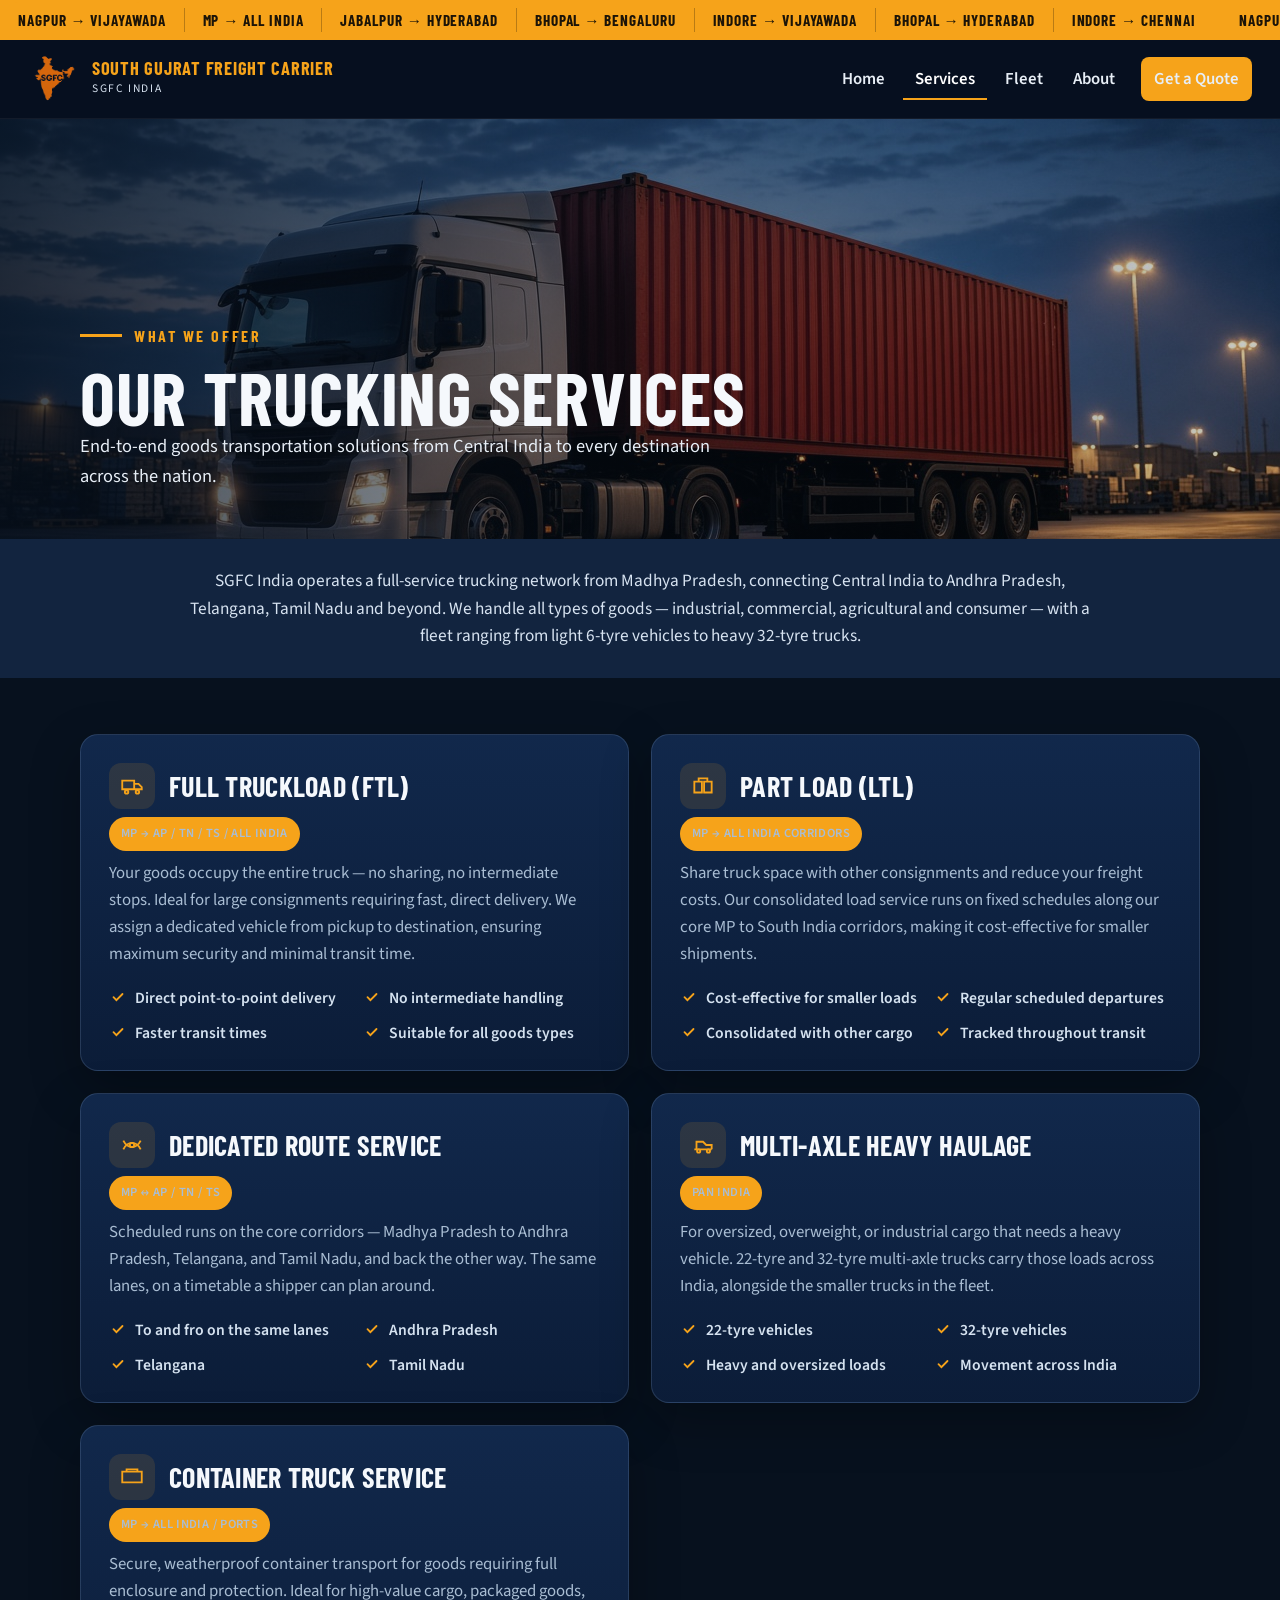
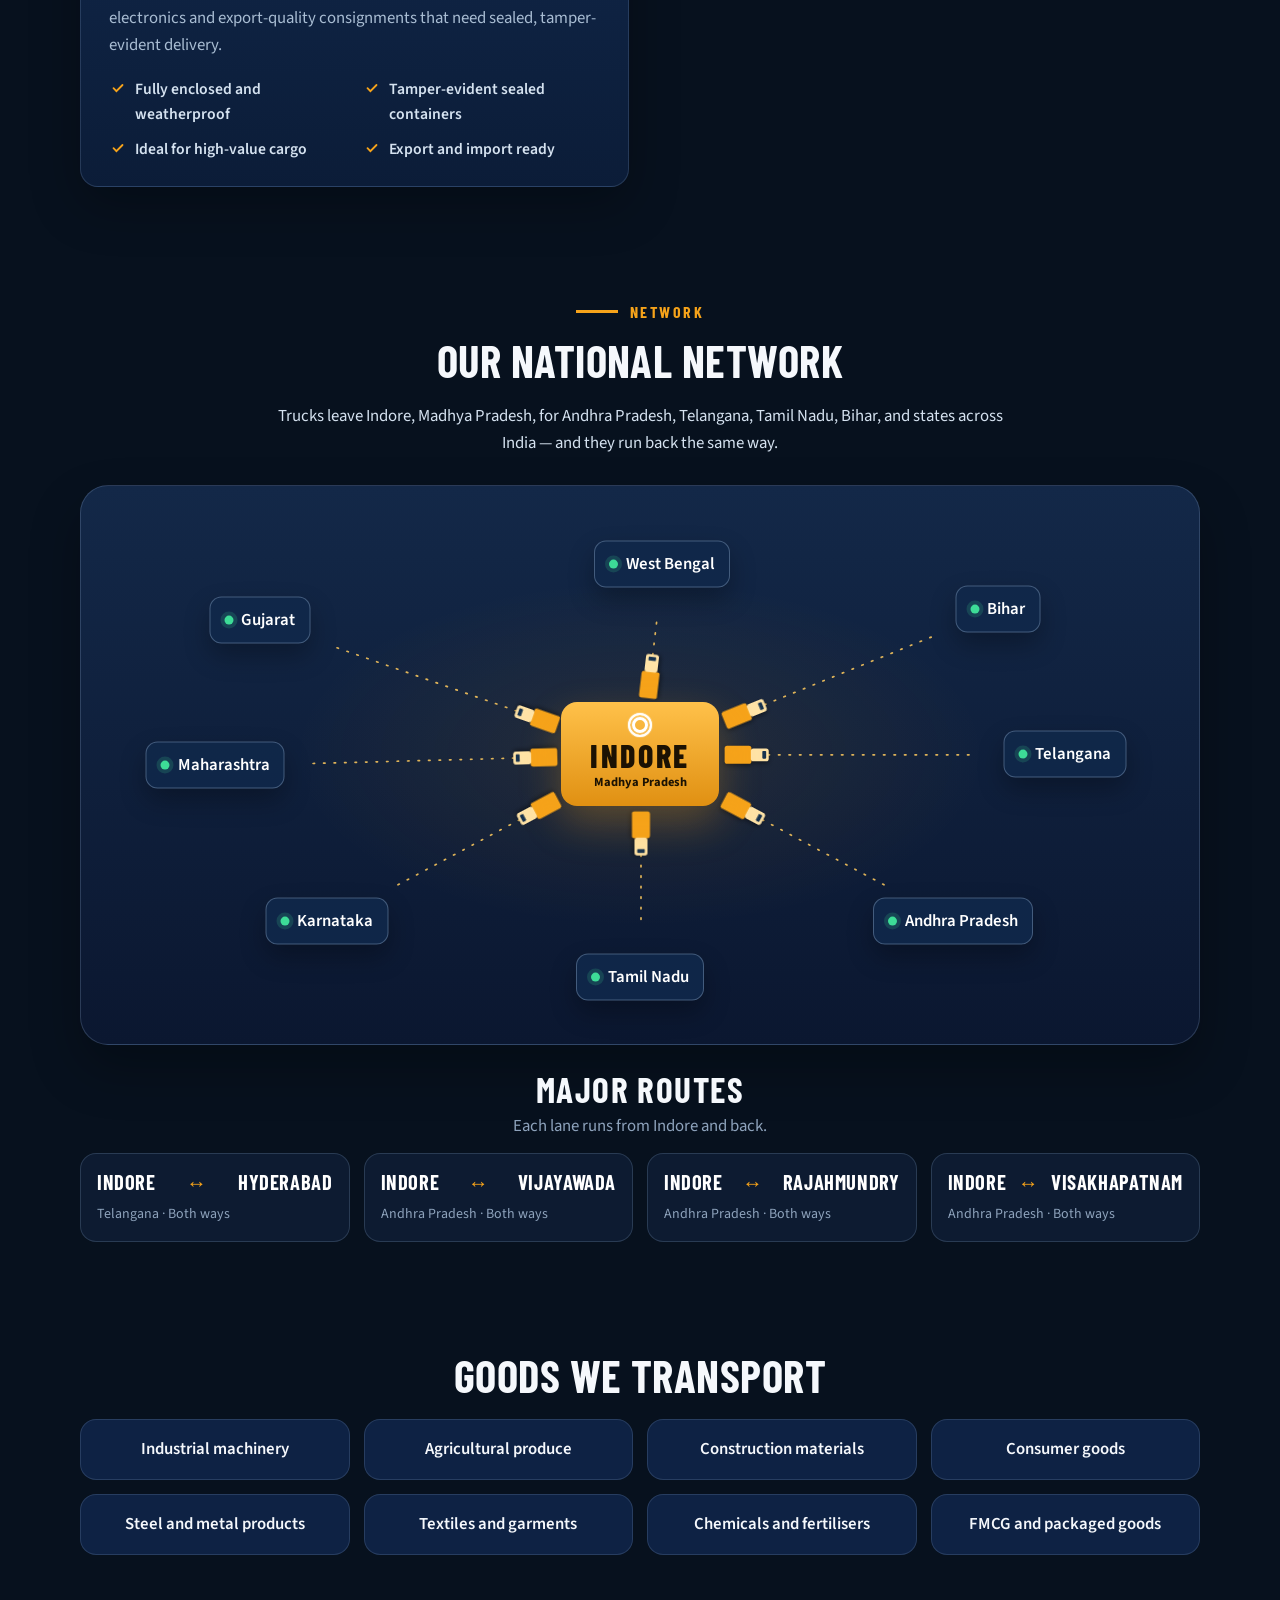
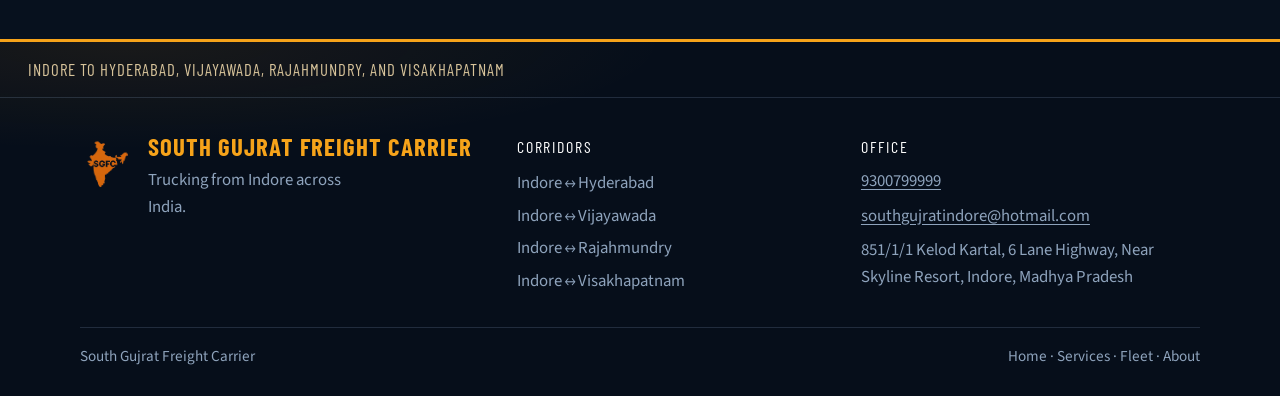
<file: services.html>
<!DOCTYPE html>
<html lang="en">
<head>
  <meta charset="UTF-8">
  <script>document.documentElement.classList.add("js");</script>
  <meta name="viewport" content="width=device-width, initial-scale=1">
  <title>Services | South Gujrat Freight Carrier</title>
  <meta name="description" content="Full truckload, part load, dedicated routes, and multi-axle heavy haulage from Madhya Pradesh across India.">
  <link rel="icon" href="assets/logo.png" type="image/png">
  <link rel="preconnect" href="https://fonts.googleapis.com">
  <link rel="preconnect" href="https://fonts.gstatic.com" crossorigin>
  <link href="https://fonts.googleapis.com/css2?family=Barlow+Condensed:wght@600;700;800&family=Source+Sans+3:ital,wght@0,400;0,500;0,600;0,700;1,500&display=swap" rel="stylesheet">
  <link rel="stylesheet" href="css/styles.css">
</head>
<body>
  <a class="skip" href="#main">Skip to content</a>
  <div class="topbar">
    <div class="ticker">
      <div class="ticker-track">
        <div class="ticker-group">
          <span>Nagpur → Vijayawada</span>
          <span>MP → All India</span>
          <span>Jabalpur → Hyderabad</span>
          <span>Bhopal → Bengaluru</span>
          <span>Indore → Vijayawada</span>
          <span>Bhopal → Hyderabad</span>
          <span>Indore → Chennai</span>
        </div>
        <div class="ticker-group" aria-hidden="true">
          <span>Nagpur → Vijayawada</span>
          <span>MP → All India</span>
          <span>Jabalpur → Hyderabad</span>
          <span>Bhopal → Bengaluru</span>
          <span>Indore → Vijayawada</span>
          <span>Bhopal → Hyderabad</span>
          <span>Indore → Chennai</span>
        </div>
      </div>
    </div>
    <header class="site-header wrap">
      <a class="brand" href="index.html">
        <img class="brand-mark" src="assets/logo.png" alt="">
        <span>
          <span class="brand-name">South Gujrat Freight Carrier</span>
          <span class="brand-sub">SGFC India</span>
        </span>
      </a>
      <button class="nav-toggle" type="button" aria-expanded="false" aria-controls="site-nav">Menu</button>
      <nav class="site-nav" id="site-nav">
        <a href="index.html">Home</a>
        <a href="services.html" class="is-current" aria-current="page">Services</a>
        <a href="fleet.html">Fleet</a>
        <a href="about.html">About</a>
        <a class="btn btn-orange" href="quote.html#quote">Get a Quote</a>
      </nav>
    </header>
  </div>

  <main id="main">
    <header class="page-banner banner-services">
      <div class="wrap">
        <p class="eyebrow"><i></i> What we offer</p>
        <h1>Our trucking services</h1>
        <p class="lede">End-to-end goods transportation solutions from Central India to every destination across the nation.</p>
      </div>
    </header>
    <section class="intro-band">
      <div class="wrap">
        <p>SGFC India operates a full-service trucking network from Madhya Pradesh, connecting Central India to Andhra Pradesh, Telangana, Tamil Nadu and beyond. We handle all types of goods — industrial, commercial, agricultural and consumer — with a fleet ranging from light 6-tyre vehicles to heavy 32-tyre trucks.</p>
      </div>
    </section>
    <section class="section">
      <div class="wrap card-grid">
        <article class="service-card">
          <div class="card-kicker">
            <span class="icon-badge" aria-hidden="true">
              <svg width="26" height="26" viewBox="0 0 24 24" fill="none" stroke="currentColor" stroke-width="1.7"><path d="M3 7h11v8H3zM14 10h4l3 3v2h-7z"/><circle cx="7" cy="17.5" r="1.6"/><circle cx="17" cy="17.5" r="1.6"/></svg>
            </span>
            <div>
              <h2>Full truckload (FTL)</h2>
            </div>
          </div>
          <p class="pill">MP → AP / TN / TS / All India</p>
          <p>Your goods occupy the entire truck — no sharing, no intermediate stops. Ideal for large consignments requiring fast, direct delivery. We assign a dedicated vehicle from pickup to destination, ensuring maximum security and minimal transit time.</p>
          <ul class="checks">
            <li><svg width="18" height="18" viewBox="0 0 18 18" aria-hidden="true"><path d="M4.5 9.2 7.4 12.2 13.5 6" fill="none" stroke="currentColor" stroke-width="1.8" stroke-linecap="round"/></svg> Direct point-to-point delivery</li>
            <li><svg width="18" height="18" viewBox="0 0 18 18" aria-hidden="true"><path d="M4.5 9.2 7.4 12.2 13.5 6" fill="none" stroke="currentColor" stroke-width="1.8" stroke-linecap="round"/></svg> No intermediate handling</li>
            <li><svg width="18" height="18" viewBox="0 0 18 18" aria-hidden="true"><path d="M4.5 9.2 7.4 12.2 13.5 6" fill="none" stroke="currentColor" stroke-width="1.8" stroke-linecap="round"/></svg> Faster transit times</li>
            <li><svg width="18" height="18" viewBox="0 0 18 18" aria-hidden="true"><path d="M4.5 9.2 7.4 12.2 13.5 6" fill="none" stroke="currentColor" stroke-width="1.8" stroke-linecap="round"/></svg> Suitable for all goods types</li>
          </ul>
        </article>

        <article class="service-card">
          <div class="card-kicker">
            <span class="icon-badge" aria-hidden="true">
              <svg width="26" height="26" viewBox="0 0 24 24" fill="none" stroke="currentColor" stroke-width="1.7"><path d="M4 8h7v10H4zM13 8h7v10h-7zM8 8V5h8v3"/></svg>
            </span>
            <div>
              <h2>Part load (LTL)</h2>
            </div>
          </div>
          <p class="pill">MP → All India corridors</p>
          <p>Share truck space with other consignments and reduce your freight costs. Our consolidated load service runs on fixed schedules along our core MP to South India corridors, making it cost-effective for smaller shipments.</p>
          <ul class="checks">
            <li><svg width="18" height="18" viewBox="0 0 18 18" aria-hidden="true"><path d="M4.5 9.2 7.4 12.2 13.5 6" fill="none" stroke="currentColor" stroke-width="1.8" stroke-linecap="round"/></svg> Cost-effective for smaller loads</li>
            <li><svg width="18" height="18" viewBox="0 0 18 18" aria-hidden="true"><path d="M4.5 9.2 7.4 12.2 13.5 6" fill="none" stroke="currentColor" stroke-width="1.8" stroke-linecap="round"/></svg> Regular scheduled departures</li>
            <li><svg width="18" height="18" viewBox="0 0 18 18" aria-hidden="true"><path d="M4.5 9.2 7.4 12.2 13.5 6" fill="none" stroke="currentColor" stroke-width="1.8" stroke-linecap="round"/></svg> Consolidated with other cargo</li>
            <li><svg width="18" height="18" viewBox="0 0 18 18" aria-hidden="true"><path d="M4.5 9.2 7.4 12.2 13.5 6" fill="none" stroke="currentColor" stroke-width="1.8" stroke-linecap="round"/></svg> Tracked throughout transit</li>
          </ul>
        </article>

        <article class="service-card">
          <div class="card-kicker">
            <span class="icon-badge" aria-hidden="true">
              <svg width="26" height="26" viewBox="0 0 24 24" fill="none" stroke="currentColor" stroke-width="1.7"><path d="M4 16c4-8 12-8 16 0"/><path d="M4 8c4 8 12 8 16 0"/><circle cx="12" cy="12" r="2"/></svg>
            </span>
            <div>
              <h2>Dedicated route service</h2>
            </div>
          </div>
          <p class="pill">MP ↔ AP / TN / TS</p>
          <p>Scheduled runs on the core corridors — Madhya Pradesh to Andhra Pradesh, Telangana, and Tamil Nadu, and back the other way. The same lanes, on a timetable a shipper can plan around.</p>
          <ul class="checks">
            <li><svg width="18" height="18" viewBox="0 0 18 18" aria-hidden="true"><path d="M4.5 9.2 7.4 12.2 13.5 6" fill="none" stroke="currentColor" stroke-width="1.8" stroke-linecap="round"/></svg> To and fro on the same lanes</li>
            <li><svg width="18" height="18" viewBox="0 0 18 18" aria-hidden="true"><path d="M4.5 9.2 7.4 12.2 13.5 6" fill="none" stroke="currentColor" stroke-width="1.8" stroke-linecap="round"/></svg> Andhra Pradesh</li>
            <li><svg width="18" height="18" viewBox="0 0 18 18" aria-hidden="true"><path d="M4.5 9.2 7.4 12.2 13.5 6" fill="none" stroke="currentColor" stroke-width="1.8" stroke-linecap="round"/></svg> Telangana</li>
            <li><svg width="18" height="18" viewBox="0 0 18 18" aria-hidden="true"><path d="M4.5 9.2 7.4 12.2 13.5 6" fill="none" stroke="currentColor" stroke-width="1.8" stroke-linecap="round"/></svg> Tamil Nadu</li>
          </ul>
        </article>

        <article class="service-card">
          <div class="card-kicker">
            <span class="icon-badge" aria-hidden="true">
              <svg width="26" height="26" viewBox="0 0 24 24" fill="none" stroke="currentColor" stroke-width="1.7"><path d="M4 16h16M6 16V9h6l3 3h5v4"/><circle cx="8" cy="17.5" r="1.5"/><circle cx="17" cy="17.5" r="1.5"/></svg>
            </span>
            <div>
              <h2>Multi-axle heavy haulage</h2>
            </div>
          </div>
          <p class="pill">Pan India</p>
          <p>For oversized, overweight, or industrial cargo that needs a heavy vehicle. 22-tyre and 32-tyre multi-axle trucks carry those loads across India, alongside the smaller trucks in the fleet.</p>
          <ul class="checks">
            <li><svg width="18" height="18" viewBox="0 0 18 18" aria-hidden="true"><path d="M4.5 9.2 7.4 12.2 13.5 6" fill="none" stroke="currentColor" stroke-width="1.8" stroke-linecap="round"/></svg> 22-tyre vehicles</li>
            <li><svg width="18" height="18" viewBox="0 0 18 18" aria-hidden="true"><path d="M4.5 9.2 7.4 12.2 13.5 6" fill="none" stroke="currentColor" stroke-width="1.8" stroke-linecap="round"/></svg> 32-tyre vehicles</li>
            <li><svg width="18" height="18" viewBox="0 0 18 18" aria-hidden="true"><path d="M4.5 9.2 7.4 12.2 13.5 6" fill="none" stroke="currentColor" stroke-width="1.8" stroke-linecap="round"/></svg> Heavy and oversized loads</li>
            <li><svg width="18" height="18" viewBox="0 0 18 18" aria-hidden="true"><path d="M4.5 9.2 7.4 12.2 13.5 6" fill="none" stroke="currentColor" stroke-width="1.8" stroke-linecap="round"/></svg> Movement across India</li>
          </ul>
        </article>

        <article class="service-card">
          <div class="card-kicker">
            <span class="icon-badge" aria-hidden="true">
              <svg width="26" height="26" viewBox="0 0 24 24" fill="none" stroke="currentColor" stroke-width="1.7"><path d="M3 7h18v10H3z"/><path d="M7 7V5h10v2"/></svg>
            </span>
            <div>
              <h2>Container truck service</h2>
            </div>
          </div>
          <p class="pill">MP → All India / Ports</p>
          <p>Secure, weatherproof container transport for goods requiring full enclosure and protection. Ideal for high-value cargo, packaged goods, electronics and export-quality consignments that need sealed, tamper-evident delivery.</p>
          <ul class="checks">
            <li><svg width="18" height="18" viewBox="0 0 18 18" aria-hidden="true"><path d="M4.5 9.2 7.4 12.2 13.5 6" fill="none" stroke="currentColor" stroke-width="1.8" stroke-linecap="round"/></svg> Fully enclosed and weatherproof</li>
            <li><svg width="18" height="18" viewBox="0 0 18 18" aria-hidden="true"><path d="M4.5 9.2 7.4 12.2 13.5 6" fill="none" stroke="currentColor" stroke-width="1.8" stroke-linecap="round"/></svg> Tamper-evident sealed containers</li>
            <li><svg width="18" height="18" viewBox="0 0 18 18" aria-hidden="true"><path d="M4.5 9.2 7.4 12.2 13.5 6" fill="none" stroke="currentColor" stroke-width="1.8" stroke-linecap="round"/></svg> Ideal for high-value cargo</li>
            <li><svg width="18" height="18" viewBox="0 0 18 18" aria-hidden="true"><path d="M4.5 9.2 7.4 12.2 13.5 6" fill="none" stroke="currentColor" stroke-width="1.8" stroke-linecap="round"/></svg> Export and import ready</li>
          </ul>
        </article>
      </div>
    </section>

    <section class="section network-section" aria-labelledby="network-title">
      <div class="wrap">
        <div class="network-intro">
          <p class="eyebrow"><i></i> Network</p>
          <h2 class="section-title" id="network-title">Our national network</h2>
          <p>Trucks leave Indore, Madhya Pradesh, for Andhra Pradesh, Telangana, Tamil Nadu, Bihar, and states across India — and they run back the same way.</p>
        </div>
        <div class="network-map" data-network>
          <svg class="network-lines" aria-hidden="true"></svg>
          <article class="net-hub">
            <span class="hub-ring" aria-hidden="true"></span>
            <strong>Indore</strong>
            <small>Madhya Pradesh</small>
          </article>
          <p class="net-node" data-lane="gujarat"><span class="node-dot" aria-hidden="true"></span>Gujarat</p>
          <p class="net-node" data-lane="maharashtra"><span class="node-dot" aria-hidden="true"></span>Maharashtra</p>
          <p class="net-node" data-lane="karnataka"><span class="node-dot" aria-hidden="true"></span>Karnataka</p>
          <p class="net-node" data-lane="tamil-nadu"><span class="node-dot" aria-hidden="true"></span>Tamil Nadu</p>
          <p class="net-node" data-lane="andhra-pradesh"><span class="node-dot" aria-hidden="true"></span>Andhra Pradesh</p>
          <p class="net-node" data-lane="telangana"><span class="node-dot" aria-hidden="true"></span>Telangana</p>
          <p class="net-node" data-lane="bihar"><span class="node-dot" aria-hidden="true"></span>Bihar</p>
          <p class="net-node" data-lane="west-bengal"><span class="node-dot" aria-hidden="true"></span>West Bengal</p>
          <span class="net-truck" data-lane="gujarat" style="--dur:7.2s;--delay:-1s" aria-hidden="true"><svg viewBox="0 0 36 18"><rect x="0.5" y="2" width="21" height="14" rx="2"/><rect class="cab" x="21" y="4" width="14" height="10" rx="2"/><rect class="glass" x="30" y="6" width="3" height="6" rx="0.6"/></svg></span>
          <span class="net-truck" data-lane="maharashtra" style="--dur:8s;--delay:-3.2s" aria-hidden="true"><svg viewBox="0 0 36 18"><rect x="0.5" y="2" width="21" height="14" rx="2"/><rect class="cab" x="21" y="4" width="14" height="10" rx="2"/><rect class="glass" x="30" y="6" width="3" height="6" rx="0.6"/></svg></span>
          <span class="net-truck" data-lane="karnataka" style="--dur:7.6s;--delay:-5s" aria-hidden="true"><svg viewBox="0 0 36 18"><rect x="0.5" y="2" width="21" height="14" rx="2"/><rect class="cab" x="21" y="4" width="14" height="10" rx="2"/><rect class="glass" x="30" y="6" width="3" height="6" rx="0.6"/></svg></span>
          <span class="net-truck" data-lane="tamil-nadu" style="--dur:8.4s;--delay:-2s" aria-hidden="true"><svg viewBox="0 0 36 18"><rect x="0.5" y="2" width="21" height="14" rx="2"/><rect class="cab" x="21" y="4" width="14" height="10" rx="2"/><rect class="glass" x="30" y="6" width="3" height="6" rx="0.6"/></svg></span>
          <span class="net-truck" data-lane="andhra-pradesh" style="--dur:7.4s;--delay:-4.1s" aria-hidden="true"><svg viewBox="0 0 36 18"><rect x="0.5" y="2" width="21" height="14" rx="2"/><rect class="cab" x="21" y="4" width="14" height="10" rx="2"/><rect class="glass" x="30" y="6" width="3" height="6" rx="0.6"/></svg></span>
          <span class="net-truck" data-lane="telangana" style="--dur:6.8s;--delay:-0.6s" aria-hidden="true"><svg viewBox="0 0 36 18"><rect x="0.5" y="2" width="21" height="14" rx="2"/><rect class="cab" x="21" y="4" width="14" height="10" rx="2"/><rect class="glass" x="30" y="6" width="3" height="6" rx="0.6"/></svg></span>
          <span class="net-truck" data-lane="bihar" style="--dur:8.2s;--delay:-6s" aria-hidden="true"><svg viewBox="0 0 36 18"><rect x="0.5" y="2" width="21" height="14" rx="2"/><rect class="cab" x="21" y="4" width="14" height="10" rx="2"/><rect class="glass" x="30" y="6" width="3" height="6" rx="0.6"/></svg></span>
          <span class="net-truck" data-lane="west-bengal" style="--dur:6.6s;--delay:-2.8s" aria-hidden="true"><svg viewBox="0 0 36 18"><rect x="0.5" y="2" width="21" height="14" rx="2"/><rect class="cab" x="21" y="4" width="14" height="10" rx="2"/><rect class="glass" x="30" y="6" width="3" height="6" rx="0.6"/></svg></span>
        </div>
        <div class="routes-head">
          <h3>Major routes</h3>
          <p>Each lane runs from Indore and back.</p>
        </div>
        <div class="major-routes">
          <article>
            <p class="route-pair"><span>Indore</span><i aria-hidden="true">↔</i><span>Hyderabad</span></p>
            <small>Telangana · Both ways</small>
          </article>
          <article>
            <p class="route-pair"><span>Indore</span><i aria-hidden="true">↔</i><span>Vijayawada</span></p>
            <small>Andhra Pradesh · Both ways</small>
          </article>
          <article>
            <p class="route-pair"><span>Indore</span><i aria-hidden="true">↔</i><span>Rajahmundry</span></p>
            <small>Andhra Pradesh · Both ways</small>
          </article>
          <article>
            <p class="route-pair"><span>Indore</span><i aria-hidden="true">↔</i><span>Visakhapatnam</span></p>
            <small>Andhra Pradesh · Both ways</small>
          </article>
        </div>
      </div>
    </section>

    <section class="section">
      <div class="wrap">
        <h2 class="section-title">Goods we transport</h2>
        <div class="goods-grid">
          <span>Industrial machinery</span>
          <span>Agricultural produce</span>
          <span>Construction materials</span>
          <span>Consumer goods</span>
          <span>Steel and metal products</span>
          <span>Textiles and garments</span>
          <span>Chemicals and fertilisers</span>
          <span>FMCG and packaged goods</span>
        </div>
      </div>
    </section>
  </main>

  <footer class="site-footer">
    <p class="footer-lanes">Indore to Hyderabad, Vijayawada, Rajahmundry, and Visakhapatnam</p>
    <div class="wrap footer-main">
      <div class="footer-brand">
        <img src="assets/logo.png" alt="">
        <div>
          <p class="footer-name">South Gujrat Freight Carrier</p>
          <p class="footer-tagline">Trucking from Indore across India.</p>
        </div>
      </div>
      <div>
        <p class="footer-label">Corridors</p>
        <ul class="footer-routes">
          <li>Indore ↔ Hyderabad</li>
          <li>Indore ↔ Vijayawada</li>
          <li>Indore ↔ Rajahmundry</li>
          <li>Indore ↔ Visakhapatnam</li>
        </ul>
      </div>
      <div class="footer-office">
        <p class="footer-label">Office</p>
        <p><a href="tel:9300799999">9300799999</a></p>
        <p><a href="mailto:southgujratindore@hotmail.com">southgujratindore@hotmail.com</a></p>
        <p>851/1/1 Kelod Kartal, 6 Lane Highway, Near Skyline Resort, Indore, Madhya Pradesh</p>
      </div>
    </div>
    <div class="wrap footer-base">
      <p>South Gujrat Freight Carrier</p>
      <p class="footer-index"><a href="index.html">Home</a> · <a href="services.html">Services</a> · <a href="fleet.html">Fleet</a> · <a href="about.html">About</a></p>
    </div>
  </footer>
  <script src="js/main.js"></script>
</body>
</html>
</file>
<file: css/styles.css>
:root {
  --bg: #07111e;
  --bg-raise: #0c1b33;
  --card: #0e2244;
  --card-2: #12294e;
  --line: rgba(154, 184, 220, 0.18);
  --orange: #f6a31a;
  --orange-deep: #e09012;
  --ink: #f5f8fc;
  --muted: #a9bdd3;
  --soft: #8ea3bc;
  --on-orange: #1c1408;
  --header: rgba(7, 16, 32, 0.96);
  --radius: 18px;
  --max: 1120px;
  --ticker-h: 40px;
  --shadow: 0 18px 50px rgba(0, 0, 0, 0.28);
  --font: "Source Sans 3", "Segoe UI", sans-serif;
  --display: "Barlow Condensed", "Arial Narrow", Impact, sans-serif;
}

*,
*::before,
*::after {
  box-sizing: border-box;
}

html {
  scroll-behavior: smooth;
}

body {
  margin: 0;
  min-height: 100vh;
  background:
    radial-gradient(1200px 500px at 80% -10%, rgba(28, 64, 112, 0.35), transparent 60%),
    var(--bg);
  color: var(--ink);
  font-family: var(--font);
  font-size: 1.05rem;
  line-height: 1.6;
}

img {
  max-width: 100%;
  display: block;
}

a {
  color: inherit;
  text-decoration: none;
}

button,
input,
select,
textarea {
  font: inherit;
  color: inherit;
}

.skip {
  position: absolute;
  left: 12px;
  top: -40px;
  background: var(--orange);
  color: var(--on-orange);
  padding: 8px 12px;
  z-index: 80;
  border-radius: 6px;
}

.skip:focus {
  top: 8px;
}

.wrap {
  width: min(var(--max), calc(100% - 40px));
  margin-inline: auto;
}

.topbar {
  position: sticky;
  top: 0;
  z-index: 40;
}

.ticker {
  height: var(--ticker-h);
  background: var(--orange);
  color: var(--on-orange);
  overflow: hidden;
  display: flex;
  align-items: center;
}

.ticker-track {
  display: flex;
  width: max-content;
  animation: ticker 36s linear infinite;
}

.ticker-group {
  display: flex;
  align-items: center;
  gap: 0;
  padding-right: 8px;
}

.ticker-group span {
  font-family: var(--display);
  font-weight: 700;
  letter-spacing: 0.06em;
  text-transform: uppercase;
  font-size: 0.95rem;
  padding: 0 18px;
  white-space: nowrap;
}

.ticker-group span + span {
  border-left: 1px solid rgba(28, 20, 8, 0.28);
}

@keyframes ticker {
  from { transform: translateX(0); }
  to { transform: translateX(-50%); }
}

.site-header {
  display: flex;
  align-items: center;
  justify-content: space-between;
  gap: 20px;
  width: 100%;
  max-width: none;
  margin: 0;
  min-height: 78px;
  padding: 10px max(28px, calc((100vw - 1240px) / 2));
  background: var(--header);
  border-bottom: 1px solid rgba(255, 255, 255, 0.05);
  backdrop-filter: blur(10px);
  box-sizing: border-box;
}

.brand {
  display: flex;
  align-items: center;
  gap: 12px;
  min-width: 0;
}

.brand-mark {
  width: 52px;
  height: 58px;
  flex: none;
  object-fit: contain;
}

.brand-name {
  display: block;
  font-family: var(--display);
  font-weight: 700;
  letter-spacing: 0.04em;
  text-transform: uppercase;
  color: var(--orange);
  font-size: 1.15rem;
  line-height: 1.05;
}

.brand-sub {
  display: block;
  margin-top: 2px;
  color: #d5e0ee;
  font-size: 0.72rem;
  letter-spacing: 0.14em;
  text-transform: uppercase;
}

.nav-toggle {
  display: none;
  border: 1px solid rgba(255, 255, 255, 0.2);
  background: transparent;
  color: white;
  border-radius: 8px;
  padding: 8px 12px;
  cursor: pointer;
}

.site-nav {
  display: flex;
  align-items: center;
  gap: 6px;
}

.site-nav a {
  color: #e7eef6;
  font-weight: 600;
  padding: 8px 12px;
  border-radius: 8px;
}

.site-nav a.is-current {
  color: white;
  box-shadow: inset 0 -2px 0 var(--orange);
  border-radius: 0;
}

.site-nav a.btn {
  box-shadow: none;
  margin-left: 8px;
}

.btn {
  display: inline-flex;
  align-items: center;
  justify-content: center;
  gap: 8px;
  border-radius: 8px;
  padding: 12px 18px;
  font-weight: 700;
  border: 1px solid transparent;
  cursor: pointer;
  transition: transform 0.15s ease, background 0.15s ease;
}

.btn:hover {
  transform: translateY(-1px);
}

.btn-orange {
  background: var(--orange);
  color: var(--on-orange);
}

.btn-orange:hover {
  background: #ffb42e;
}

.btn-ghost {
  background: rgba(6, 14, 28, 0.35);
  color: white;
  border-color: rgba(255, 255, 255, 0.45);
}

.hero {
  position: relative;
  min-height: calc(100vh - 118px);
  display: grid;
  align-items: center;
  padding: 72px 0 88px;
  overflow: hidden;
}

.hero-bg,
.hero-art {
  position: absolute;
  inset: 0;
  pointer-events: none;
}

.hero-bg {
  z-index: 1;
  background: linear-gradient(90deg, rgba(7, 17, 30, 0.72) 0%, rgba(7, 17, 30, 0.42) 34%, rgba(7, 17, 30, 0.12) 62%, rgba(7, 17, 30, 0.2) 100%);
}

.hero-art {
  z-index: 0;
}

.hero-art img {
  position: absolute;
  inset: 0;
  width: 100%;
  height: 100%;
  object-fit: cover;
  object-position: center center;
}

.hero-copy {
  position: relative;
  z-index: 1;
  width: 100%;
  max-width: none;
  margin: 0;
  padding-left: max(28px, calc((100vw - 1240px) / 2));
  padding-right: max(28px, calc((100vw - 1240px) / 2));
  box-sizing: border-box;
}

.hero-copy h1 {
  max-width: 11em;
}

.hero-copy .lede {
  max-width: 38rem;
}

.eyebrow {
  display: flex;
  align-items: center;
  gap: 12px;
  margin: 0 0 14px;
  color: var(--orange);
  font-family: var(--display);
  font-weight: 700;
  letter-spacing: 0.16em;
  text-transform: uppercase;
  font-size: 1rem;
}

.eyebrow i {
  width: 42px;
  height: 3px;
  background: var(--orange);
  display: block;
  font-style: normal;
}

p {
  margin: 0 0 0.75em;
}

p:last-child {
  margin-bottom: 0;
}

h1,
h2,
h3 {
  font-family: var(--display);
  font-weight: 700;
  letter-spacing: 0.01em;
  line-height: 0.95;
  margin: 0;
}

.hero h1 {
  font-size: clamp(2.7rem, 5.4vw, 4.8rem);
  text-transform: uppercase;
  max-width: 11em;
}

.lede {
  color: var(--muted);
  font-size: 1.15rem;
  max-width: 62ch;
}

.hero .lede {
  margin: 22px 0 0;
  font-size: 1.2rem;
  color: #e4edf6;
}

.hero-actions {
  display: flex;
  flex-wrap: wrap;
  gap: 12px;
  margin-top: 28px;
}

.chips {
  display: flex;
  flex-wrap: wrap;
  gap: 10px;
  margin-top: 28px;
}

.chip,
.pill {
  display: inline-flex;
  align-items: center;
  border-radius: 999px;
  padding: 7px 12px;
  font-size: 0.92rem;
  font-weight: 600;
}

.chip {
  color: #d7e3f1;
  background: #101c30;
  border: 1px solid rgba(255, 255, 255, 0.2);
  position: relative;
  z-index: 2;
}

.pill {
  background: var(--orange);
  color: var(--on-orange);
  font-size: 0.78rem;
  letter-spacing: 0.03em;
  text-transform: uppercase;
}

.section {
  padding: 28px 0 84px;
}

.director-card {
  display: grid;
  grid-template-columns: minmax(240px, 320px) 1fr;
  background: linear-gradient(180deg, #13294d 0%, #0d203c 100%);
  border: 1px solid var(--line);
  border-radius: 22px;
  overflow: hidden;
  box-shadow: var(--shadow);
}

.director-card img {
  width: 100%;
  height: 100%;
  min-height: 340px;
  object-fit: cover;
  object-position: center 18%;
}

.director-copy {
  padding: 36px 40px 32px;
}

.director-quote {
  margin: 8px 0 22px;
  font-size: clamp(1.25rem, 2vw, 1.65rem);
  font-style: italic;
  font-weight: 500;
  line-height: 1.45;
  color: #f7f9fc;
}

.director-name {
  font-family: var(--font);
  font-size: 1.05rem;
  font-weight: 700;
  letter-spacing: 0;
  line-height: 1.3;
}

.director-role {
  margin: 2px 0 0;
  color: #8eb0d6;
  font-size: 0.95rem;
}

.director-foot {
  display: flex;
  justify-content: space-between;
  align-items: flex-end;
  gap: 16px;
  flex-wrap: wrap;
  margin-top: 8px;
}

.text-link {
  color: var(--orange);
  font-weight: 700;
}

.text-link:hover {
  text-decoration: underline;
}

.testimonials {
  padding-top: 0;
}

.testimonial-head {
  margin-bottom: 28px;
  text-align: center;
}

.testimonial-head .eyebrow {
  justify-content: center;
}

.testimonial-head .section-title {
  margin-bottom: 0;
}

.testimonial-grid {
  display: grid;
  grid-template-columns: repeat(3, 1fr);
  gap: 18px;
}

.testimonial {
  display: flex;
  flex-direction: column;
  padding: 26px 24px 22px;
  background: linear-gradient(180deg, rgba(18, 42, 78, 0.95), rgba(12, 30, 58, 0.95));
  border: 1px solid var(--line);
  border-radius: var(--radius);
  box-shadow: var(--shadow);
}

.stars {
  margin: 0 0 14px;
  color: var(--orange);
  letter-spacing: 0.14em;
  font-size: 1.05rem;
  line-height: 1;
}

.testimonial blockquote {
  margin: 0 0 20px;
  flex: 1;
  color: #e7eef6;
  font-size: 1.02rem;
  line-height: 1.55;
}

.testimonial-name {
  margin: 0;
  font-weight: 700;
}

.testimonial-place {
  margin: 2px 0 0;
  color: #8eb0d6;
  font-size: 0.95rem;
}

@media (max-width: 900px) {
  .testimonial-grid {
    grid-template-columns: 1fr;
  }
}

.page-head {
  padding: 54px 0 10px;
}

.page-head h1 {
  font-size: clamp(2.6rem, 5vw, 4.2rem);
  text-transform: uppercase;
  max-width: 16ch;
}

.page-head .lede {
  margin-top: 16px;
}

.card-grid {
  display: grid;
  grid-template-columns: 1fr 1fr;
  gap: 22px;
  margin-top: 28px;
}

.service-card,
.fleet-card,
.person,
.office-card,
.form-card,
.story-card {
  background: linear-gradient(180deg, rgba(18, 42, 78, 0.95), rgba(12, 30, 58, 0.95));
  border: 1px solid var(--line);
  border-radius: var(--radius);
  box-shadow: var(--shadow);
}

.service-card {
  padding: 28px 28px 24px;
}

.service-card h2,
.fleet-group h2,
.block-title {
  font-size: clamp(1.55rem, 2.2vw, 2rem);
  text-transform: uppercase;
  line-height: 1;
}

.card-kicker {
  display: flex;
  align-items: center;
  gap: 14px;
  margin-bottom: 8px;
}

.icon-badge {
  width: 46px;
  height: 46px;
  border-radius: 12px;
  display: grid;
  place-items: center;
  background: rgba(246, 163, 26, 0.12);
  color: var(--orange);
  flex: none;
}

.service-card p,
.fleet-card p,
.story-card p,
.note p {
  color: var(--muted);
}

.story-card .about-tagline {
  margin: 0 0 16px;
  color: var(--orange);
  font-family: var(--display);
  font-weight: 700;
  font-size: clamp(1.4rem, 2.6vw, 1.9rem);
  letter-spacing: 0.03em;
  line-height: 1.1;
  text-transform: uppercase;
}

.about-subhead {
  margin: 26px 0 8px;
  color: var(--ink);
  font-size: clamp(1.3rem, 2vw, 1.6rem);
  text-transform: uppercase;
  line-height: 1;
}

.story-card strong {
  color: #f7f9fc;
  font-weight: 700;
}

.about-legacy {
  margin-top: 26px;
  padding-top: 18px;
  border-top: 1px solid var(--line);
}

.checks {
  list-style: none;
  padding: 0;
  margin: 18px 0 0;
  display: grid;
  grid-template-columns: 1fr 1fr;
  gap: 10px 16px;
}

.checks li {
  display: flex;
  gap: 8px;
  align-items: flex-start;
  color: #d5e2f0;
  font-weight: 600;
  font-size: 0.98rem;
}

.checks svg {
  flex: none;
  margin-top: 2px;
  color: var(--orange);
}

.fleet-groups {
  display: grid;
  gap: 28px;
  margin-top: 28px;
}

.fleet-group h2 {
  margin-bottom: 14px;
}

.fleet-row {
  display: grid;
  grid-template-columns: repeat(3, 1fr);
  gap: 16px;
}

.fleet-card {
  padding: 22px;
}

.fleet-card strong {
  display: block;
  font-family: var(--display);
  font-size: 2rem;
  letter-spacing: 0.03em;
  text-transform: uppercase;
  line-height: 1;
  margin-bottom: 8px;
}

.fleet-card p {
  margin: 0;
}

.page-banner {
  position: relative;
  min-height: 420px;
  display: flex;
  align-items: flex-end;
  padding: 72px 0 48px;
  background-color: #07111e;
  background-position: center center;
  background-size: cover;
  background-repeat: no-repeat;
}

.page-banner::before {
  content: "";
  position: absolute;
  inset: 0;
  background: linear-gradient(90deg, rgba(7, 17, 30, 0.78) 0%, rgba(7, 17, 30, 0.4) 52%, rgba(7, 17, 30, 0.22) 100%);
}

.page-banner .wrap {
  position: relative;
  z-index: 1;
}

.banner-services { background-image: url("../assets/services-hero.jpg"); }
.banner-fleet { background-image: url("../assets/fleet-hero.jpg"); }
.banner-about {
  background-image: url("../assets/office.jpg");
  background-position: center 62%;
}
.banner-contact { background-image: url("../assets/contact-hero.jpg"); }

.page-banner h1 {
  font-size: clamp(2.8rem, 6vw, 4.6rem);
  text-transform: uppercase;
  max-width: 16em;
}

.page-banner .lede {
  color: #e7eef6;
  max-width: 40rem;
}

.intro-band {
  background: #12243f;
  padding: 28px 0;
}

.intro-band p {
  margin: 0 auto;
  max-width: 920px;
  text-align: center;
  color: #d7e3f1;
  font-size: 1.08rem;
}

.section-title {
  text-align: center;
  text-transform: uppercase;
  font-size: clamp(2rem, 4vw, 2.8rem);
  margin: 0 0 22px;
}

.route-grid,
.goods-grid,
.spec-grid {
  display: grid;
  gap: 14px;
}

.route-grid,
.spec-grid {
  grid-template-columns: 1fr 1fr;
}

.goods-grid {
  grid-template-columns: repeat(4, 1fr);
}

.route-card,
.goods-grid span,
.spec-card {
  border: 1px solid var(--line);
  border-radius: 16px;
  background: #0e2244;
}

.route-card {
  display: flex;
  justify-content: space-between;
  align-items: center;
  gap: 12px;
  padding: 16px 18px;
}

.route-card strong {
  display: block;
  font-size: 1.05rem;
}

.route-card span {
  color: var(--soft);
  font-size: 0.92rem;
}

.route-card em {
  color: var(--orange);
  font-style: normal;
  font-weight: 700;
  font-size: 1.25rem;
}

.goods-grid span {
  display: block;
  text-align: center;
  padding: 16px 12px;
  font-weight: 600;
}

.spec-card {
  overflow: hidden;
  padding: 0;
}

.spec-visual {
  position: relative;
  min-height: 150px;
  display: grid;
  place-items: center;
  background: linear-gradient(180deg, #1a3d72, #24325a);
  color: var(--orange);
}

.spec-visual .pill {
  position: absolute;
  top: 14px;
  right: 14px;
}

.spec-body {
  padding: 20px 22px 22px;
}

.spec-body h2 {
  font-size: 1.45rem;
  text-transform: uppercase;
}

.spec-body p {
  color: var(--muted);
}

.spec-cap,
.spec-label {
  color: var(--orange);
  font-weight: 700;
  margin: 8px 0 6px;
}

.spec-best {
  color: white;
  font-weight: 700;
  margin: 0;
}

.story-card,
.note {
  padding: 32px;
  margin-top: 22px;
}

.note-layout {
  display: grid;
  grid-template-columns: 280px 1fr;
  gap: 28px;
  align-items: start;
}

.note-layout img {
  width: 100%;
  border-radius: 14px;
  object-fit: cover;
  object-position: center 15%;
  min-height: 320px;
  max-height: 460px;
}

.team-grid {
  display: grid;
  grid-template-columns: repeat(4, 1fr);
  gap: 18px;
  margin-top: 18px;
}

.person {
  padding: 16px 16px 20px;
  text-align: center;
}

.portrait {
  border-radius: 16px;
  background: #070b12;
  overflow: hidden;
  aspect-ratio: 4 / 5;
  display: grid;
  place-items: end center;
}

.portrait img {
  width: 100%;
  height: 100%;
  object-fit: contain;
  object-position: center bottom;
}

.portrait-photo img {
  object-fit: cover;
  object-position: center 20%;
}

.team-title {
  margin: 42px 0 0;
}

.person h3 {
  margin-top: 14px;
  font-family: var(--font);
  font-size: 1.15rem;
  font-weight: 700;
  letter-spacing: 0;
  line-height: 1.3;
  text-transform: none;
}

.person-role {
  margin: 4px 0 0;
  color: #8eb0d6;
  font-size: 0.92rem;
  line-height: 1.35;
}

.contact-layout {
  display: grid;
  grid-template-columns: 0.85fr 1.15fr;
  gap: 22px;
  margin-top: 28px;
  align-items: start;
}

.office-card,
.form-card {
  padding: 28px;
}

.office-list {
  display: grid;
  gap: 16px;
  margin: 18px 0 0;
}

.office-list div {
  padding-top: 14px;
  border-top: 1px solid var(--line);
}

.office-list dt {
  font-size: 0.78rem;
  letter-spacing: 0.12em;
  text-transform: uppercase;
  color: var(--orange);
  font-weight: 700;
}

.office-list dd {
  margin: 4px 0 0;
  color: var(--muted);
}

.office-list a {
  color: white;
  font-weight: 700;
}

.blank-note {
  color: var(--soft);
  margin-top: 8px;
}

label {
  display: block;
  font-weight: 700;
  font-size: 0.92rem;
  margin-bottom: 6px;
}

.fields {
  display: grid;
  grid-template-columns: 1fr 1fr;
  gap: 14px 16px;
}

.field-wide {
  grid-column: 1 / -1;
}

input,
select,
textarea {
  width: 100%;
  background: #091526;
  border: 1px solid rgba(158, 186, 220, 0.28);
  border-radius: 8px;
  padding: 11px 12px;
  outline: none;
}

input:focus,
select:focus,
textarea:focus {
  border-color: var(--orange);
  box-shadow: 0 0 0 3px rgba(246, 163, 26, 0.18);
}

textarea {
  min-height: 120px;
  resize: vertical;
}

.form-actions {
  margin-top: 16px;
}

.form-result {
  margin-top: 16px;
  padding: 14px 16px;
  border-radius: 10px;
  background: rgba(246, 163, 26, 0.1);
  border: 1px solid rgba(246, 163, 26, 0.35);
  color: #f3e2c0;
}

.form-result[hidden] {
  display: none;
}

.form-result.is-error {
  background: rgba(180, 48, 48, 0.16);
  border-color: rgba(255, 140, 140, 0.45);
  color: #ffd7d7;
}

.honey {
  position: absolute;
  left: -10000px;
  width: 1px;
  height: 1px;
  overflow: hidden;
}

.btn:disabled {
  opacity: 0.7;
  cursor: wait;
}

.form-result pre {
  white-space: pre-wrap;
  font-family: var(--font);
  margin: 10px 0 0;
  color: var(--ink);
}

.site-footer {
  border-top: 3px solid var(--orange);
  color: var(--soft);
  background:
    radial-gradient(900px 180px at 10% 0%, rgba(246, 163, 26, 0.08), transparent 60%),
    #060e1a;
}

.footer-lanes {
  margin: 0;
  padding: 16px max(28px, calc((100vw - 1240px) / 2));
  border-bottom: 1px solid var(--line);
  color: #d7c39a;
  font-family: var(--display);
  letter-spacing: 0.06em;
  text-transform: uppercase;
  font-size: 1.05rem;
  line-height: 1.4;
}

.footer-main {
  display: grid;
  grid-template-columns: 1.3fr 1fr 1.1fr;
  gap: 36px;
  padding: 36px 0 28px;
}

.footer-brand {
  display: flex;
  align-items: flex-start;
  gap: 14px;
}

.footer-brand img {
  width: 54px;
  height: 62px;
  object-fit: contain;
  flex: none;
}

.footer-tagline {
  margin: 0;
  max-width: 28ch;
}

.footer-name {
  margin: 0 0 8px;
  color: var(--orange);
  font-family: var(--display);
  font-size: 1.55rem;
  letter-spacing: 0.04em;
  text-transform: uppercase;
  font-weight: 700;
  line-height: 1;
}

.footer-label {
  margin: 0 0 10px;
  color: white;
  font-family: var(--display);
  letter-spacing: 0.12em;
  text-transform: uppercase;
  font-size: 1rem;
}

.footer-routes {
  list-style: none;
  margin: 0;
  padding: 0;
  display: grid;
  gap: 6px;
}

.footer-office p {
  margin: 0 0 8px;
}

.footer-office a,
.footer-index a {
  color: inherit;
  text-decoration: none;
}

.footer-office a {
  text-decoration: underline;
  text-underline-offset: 3px;
}

.footer-office a:hover,
.footer-index a:hover {
  color: white;
}

.footer-base {
  display: flex;
  justify-content: space-between;
  gap: 16px;
  flex-wrap: wrap;
  padding: 16px 0 28px;
  border-top: 1px solid var(--line);
  font-size: 0.95rem;
}

.footer-base > p,
.footer-index {
  margin: 0;
}

.fleet-photo {
  margin: 8px auto 0;
}

.fleet-photo img {
  width: 100%;
  height: min(440px, 56vw);
  object-fit: cover;
  object-position: center 62%;
  border-radius: 18px;
  border: 1px solid var(--line);
}

@media (max-width: 980px) {
  .card-grid,
  .contact-layout,
  .note-layout,
  .team-grid,
  .fleet-row,
  .route-grid,
  .spec-grid,
  .goods-grid,
  .footer-main {
    grid-template-columns: 1fr 1fr;
  }

  .team-grid {
    grid-template-columns: 1fr 1fr;
  }

  .director-card {
    grid-template-columns: 1fr;
  }

  .director-card img {
    max-height: 420px;
  }
}

@media (max-width: 800px) {
  .nav-toggle {
    display: inline-flex;
  }

  .site-nav {
    display: none;
    position: absolute;
    left: 0;
    right: 0;
    top: 100%;
    background: #071322;
    border-bottom: 1px solid var(--line);
    padding: 10px 20px 18px;
    flex-direction: column;
    align-items: stretch;
  }

  .site-nav.is-open {
    display: flex;
  }

  .site-nav a.btn {
    margin-left: 0;
    text-align: center;
  }

  .site-header {
    position: relative;
  }

  .brand-name {
    font-size: 0.95rem;
  }
}

@media (max-width: 680px) {
  .wrap {
    width: min(var(--max), calc(100% - 28px));
  }

  .card-grid,
  .contact-layout,
  .note-layout,
  .team-grid,
  .fleet-row,
  .route-grid,
  .spec-grid,
  .footer-main,
  .fields,
  .checks {
    grid-template-columns: 1fr;
  }

  .goods-grid {
    grid-template-columns: 1fr 1fr;
  }

  .hero {
    min-height: auto;
    padding: 48px 0 64px;
  }

  .hero-bg {
    background: linear-gradient(180deg, rgba(7, 17, 30, 0.62) 0%, rgba(7, 17, 30, 0.28) 100%);
  }

  .hero-art img {
    object-position: 70% center;
  }

  .director-copy,
  .testimonial,
  .service-card,
  .story-card,
  .note,
  .office-card,
  .form-card {
    padding: 22px;
  }
}

.network-intro {
  max-width: 760px;
  margin: 0 auto 28px;
  text-align: center;
}

.network-intro .eyebrow {
  justify-content: center;
}

.network-intro p:last-child {
  margin: 0;
  color: #d5e2f0;
}

.network-map {
  position: relative;
  height: 560px;
  border-radius: 28px;
  border: 1px solid rgba(154, 184, 220, 0.22);
  background:
    radial-gradient(480px 240px at 50% 48%, rgba(246, 163, 26, 0.1), transparent 72%),
    linear-gradient(180deg, #132848 0%, #0b1730 100%);
  overflow: hidden;
  box-shadow: 0 24px 50px rgba(0, 0, 0, 0.28);
}

.network-lines {
  position: absolute;
  inset: 0;
  width: 100%;
  height: 100%;
}

.network-lines line {
  stroke: rgba(246, 196, 92, 0.9);
  stroke-width: 1.7;
  stroke-linecap: round;
  stroke-dasharray: 1.5 9;
  animation: lane-flow 1.15s linear infinite;
}

@keyframes lane-flow {
  to { stroke-dashoffset: -21; }
}

.net-hub,
.net-node,
.net-truck {
  position: absolute;
}

.net-hub {
  left: 50%;
  top: 48%;
  z-index: 4;
  display: flex;
  flex-direction: column;
  align-items: center;
  justify-content: center;
  width: 158px;
  min-height: 104px;
  padding: 14px 12px 12px;
  border-radius: 16px;
  transform: translate(-50%, -50%);
  background: linear-gradient(180deg, #ffc14a 0%, #e09012 100%);
  color: #1b1203;
  text-align: center;
  box-shadow: 0 18px 40px rgba(246, 163, 26, 0.28);
}

.net-hub strong {
  font-family: var(--display);
  font-size: 2rem;
  font-weight: 800;
  letter-spacing: 0.08em;
  line-height: 0.9;
  text-transform: uppercase;
}

.net-hub small {
  margin-top: 4px;
  font-size: 0.78rem;
  font-weight: 700;
}

.hub-ring {
  position: relative;
  width: 16px;
  height: 16px;
  margin-bottom: 8px;
  border: 3px solid white;
  border-radius: 50%;
  box-shadow: 0 0 0 5px rgba(255, 255, 255, 0.18);
}

.hub-ring::before,
.hub-ring::after {
  content: "";
  position: absolute;
  inset: -7px;
  border: 2px solid rgba(255, 255, 255, 0.8);
  border-radius: 50%;
  animation: hub-pulse 2.4s ease-out infinite;
}

.hub-ring::after {
  animation-delay: 1.2s;
}

@keyframes hub-pulse {
  0% { transform: scale(0.65); opacity: 0.85; }
  100% { transform: scale(2.1); opacity: 0; }
}

.net-node[data-lane="gujarat"] { --x: 16%; --y: 24%; }
.net-node[data-lane="maharashtra"] { --x: 12%; --y: 50%; }
.net-node[data-lane="karnataka"] { --x: 22%; --y: 78%; }
.net-node[data-lane="tamil-nadu"] { --x: 50%; --y: 88%; }
.net-node[data-lane="andhra-pradesh"] { --x: 78%; --y: 78%; }
.net-node[data-lane="telangana"] { --x: 88%; --y: 48%; }
.net-node[data-lane="bihar"] { --x: 82%; --y: 22%; }
.net-node[data-lane="west-bengal"] { --x: 52%; --y: 14%; }

.net-node {
  z-index: 3;
  left: var(--x);
  top: var(--y);
  display: flex;
  align-items: center;
  gap: 8px;
  margin: 0;
  padding: 9px 14px;
  border: 1px solid rgba(176, 206, 236, 0.32);
  border-radius: 12px;
  background: rgba(16, 40, 74, 0.94);
  color: white;
  font-weight: 600;
  white-space: nowrap;
  transform: translate(-50%, -50%);
  box-shadow: 0 12px 26px rgba(0, 0, 0, 0.28);
}

.node-dot {
  width: 9px;
  height: 9px;
  border-radius: 50%;
  background: #3ddc97;
  box-shadow: 0 0 0 4px rgba(61, 220, 151, 0.16);
  flex: none;
}

.net-truck {
  z-index: 2;
  left: 0;
  top: 0;
  width: 46px;
  height: 23px;
  offset-rotate: auto;
  offset-anchor: center;
  animation: net-run var(--dur, 7s) linear infinite;
  animation-delay: var(--delay, 0s);
  opacity: 0;
  pointer-events: none;
}

.network-map.is-ready .net-truck {
  opacity: 1;
}

.net-truck svg {
  display: block;
  width: 46px;
  height: 23px;
  overflow: visible;
  filter: drop-shadow(0 2px 2px rgba(0, 0, 0, 0.4));
}

.net-truck rect {
  fill: #f6a31a;
}

.net-truck .cab {
  fill: #ffe3a6;
}

.net-truck .glass {
  fill: #16324f;
}

@keyframes net-run {
  0% { offset-distance: 0%; }
  46% { offset-distance: 100%; }
  54% { offset-distance: 100%; }
  100% { offset-distance: 0%; }
}

.routes-head {
  margin: 28px 0 14px;
  text-align: center;
}

.routes-head h3 {
  margin: 0;
  font-family: var(--display);
  font-size: clamp(1.7rem, 3vw, 2.2rem);
  letter-spacing: 0.04em;
  text-transform: uppercase;
}

.routes-head p {
  margin: 6px 0 0;
  color: var(--soft);
}

.major-routes {
  display: grid;
  grid-template-columns: repeat(4, 1fr);
  gap: 14px;
}

.major-routes article {
  padding: 18px 16px 16px;
  border: 1px solid rgba(154, 184, 220, 0.2);
  border-radius: 16px;
  background: #0d1b31;
}

.route-pair {
  display: flex;
  align-items: baseline;
  justify-content: space-between;
  gap: 8px;
  margin: 0;
  color: white;
  font-family: var(--display);
  font-size: clamp(1.15rem, 1.6vw, 1.45rem);
  font-weight: 700;
  letter-spacing: 0.03em;
  line-height: 1;
  text-transform: uppercase;
}

.route-pair i {
  color: var(--orange);
  font-style: normal;
}

.major-routes small {
  display: block;
  margin-top: 10px;
  color: var(--soft);
}

@media (max-width: 980px) {
  .major-routes {
    grid-template-columns: 1fr 1fr;
  }

  .network-map {
    height: 620px;
  }

  .net-node[data-lane="gujarat"] { --x: 22%; --y: 13%; }
  .net-node[data-lane="west-bengal"] { --x: 62%; --y: 9%; }
  .net-node[data-lane="bihar"] { --x: 84%; --y: 22%; }
  .net-node[data-lane="maharashtra"] { --x: 18%; --y: 32%; }
  .net-node[data-lane="telangana"] { --x: 86%; --y: 56%; }
  .net-node[data-lane="karnataka"] { --x: 20%; --y: 68%; }
  .net-node[data-lane="andhra-pradesh"] { --x: 78%; --y: 74%; }
  .net-node[data-lane="tamil-nadu"] { --x: 46%; --y: 90%; }
}

@media (max-width: 680px) {
  .network-map {
    height: 700px;
    border-radius: 20px;
  }

  .net-hub {
    width: 108px;
    min-height: 84px;
  }

  .net-hub strong {
    font-size: 1.45rem;
  }

  .net-node {
    max-width: 96px;
    padding: 6px 8px;
    font-size: 0.84rem;
    line-height: 1.15;
    white-space: normal;
  }

  .net-truck,
  .net-truck svg {
    width: 32px;
    height: 16px;
  }

  .major-routes {
    grid-template-columns: 1fr;
  }
}

@keyframes appear {
  from {
    opacity: 0;
    transform: translateY(18px);
  }

  to {
    opacity: 1;
    transform: none;
  }
}

@keyframes appear-fade {
  from { opacity: 0; }
  to { opacity: 1; }
}

@media (prefers-reduced-motion: no-preference) {
  html.js .hero-copy > *,
  html.js .page-banner .wrap > *,
  html.js .intro-band .wrap,
  html.js main .section .wrap > * {
    opacity: 0;
    transform: translateY(18px);
  }

  html.js main .section .wrap > .network-map {
    transform: none;
  }

  html.js .is-shown {
    animation: appear 0.72s cubic-bezier(0.22, 0.7, 0.2, 1) both;
    animation-delay: var(--reveal-delay, 0ms);
  }

  html.js .network-map.is-shown {
    animation-name: appear-fade;
  }
}

@media (prefers-reduced-motion: reduce) {
  .ticker-track,
  .network-lines line,
  .hub-ring::before,
  .hub-ring::after,
  .net-truck {
    animation: none;
  }

  .net-truck {
    offset-distance: 58%;
  }

  html {
    scroll-behavior: auto;
  }
}
</file>
